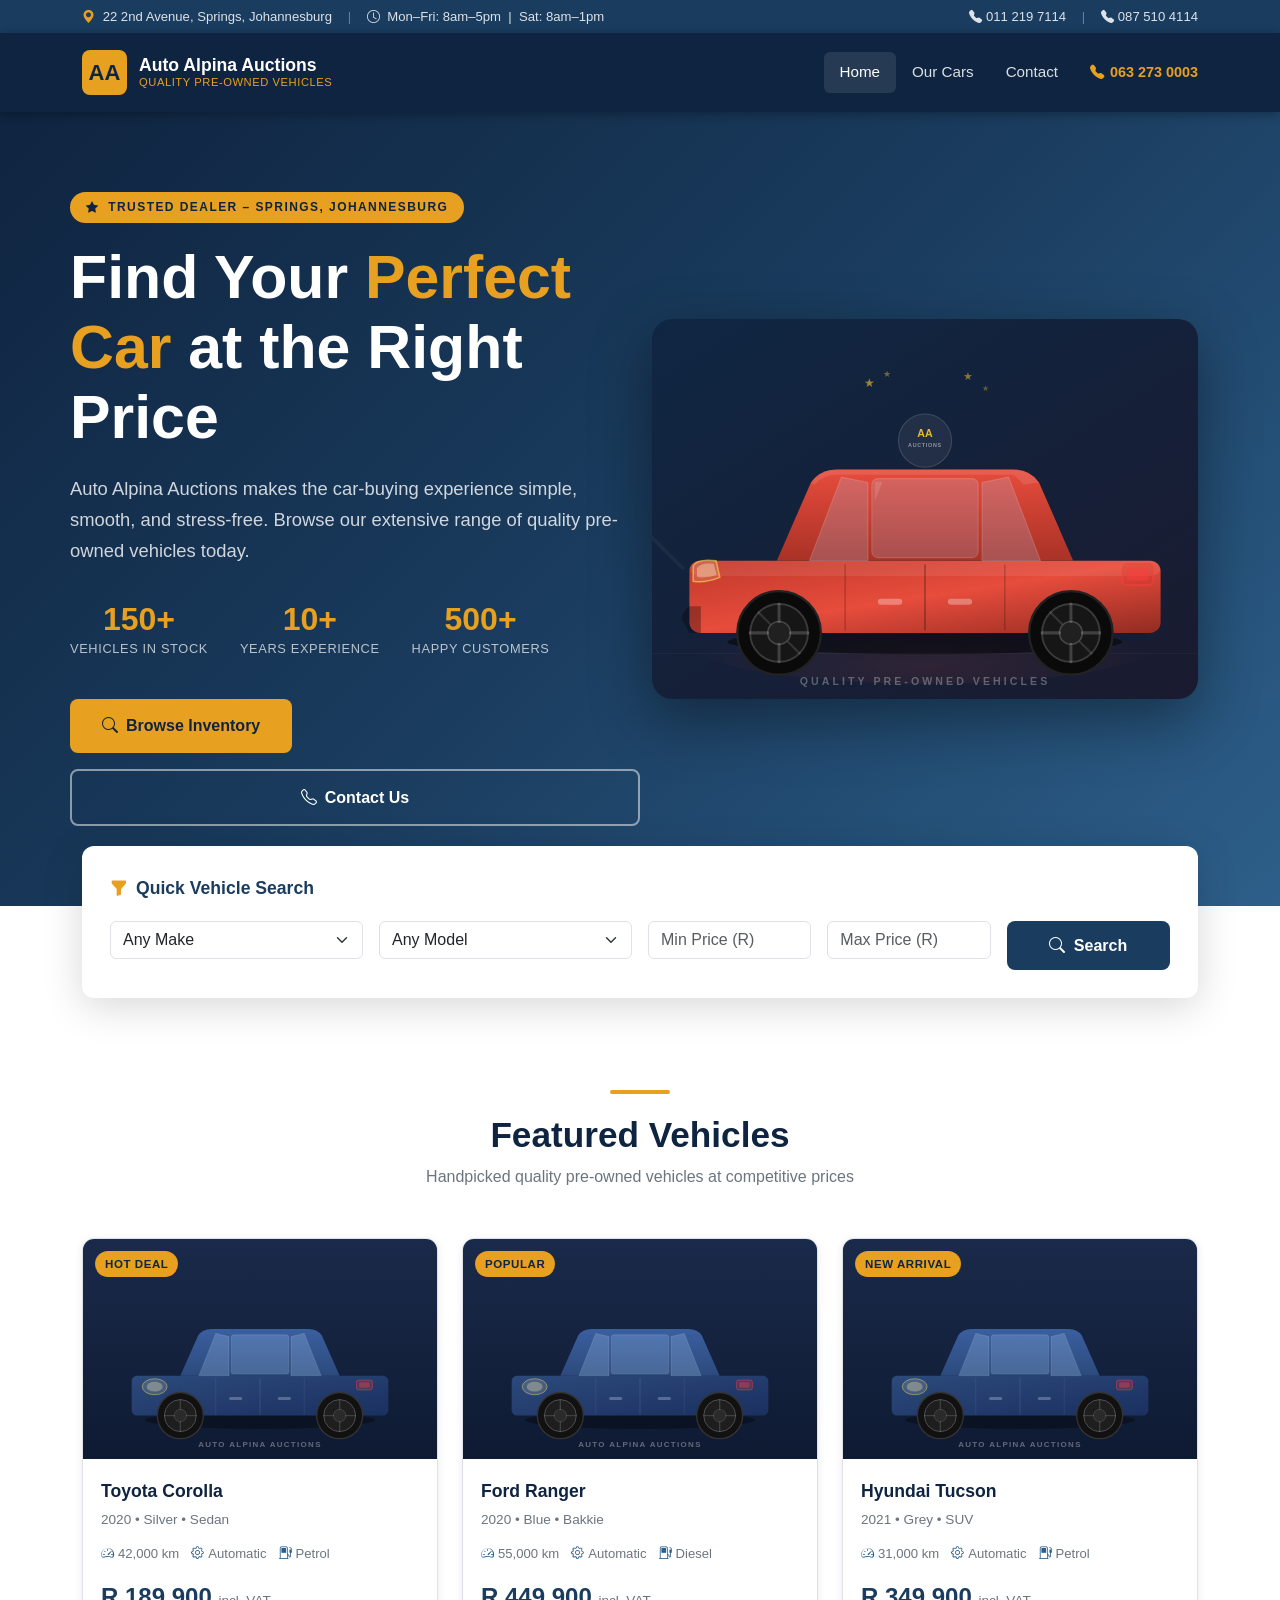
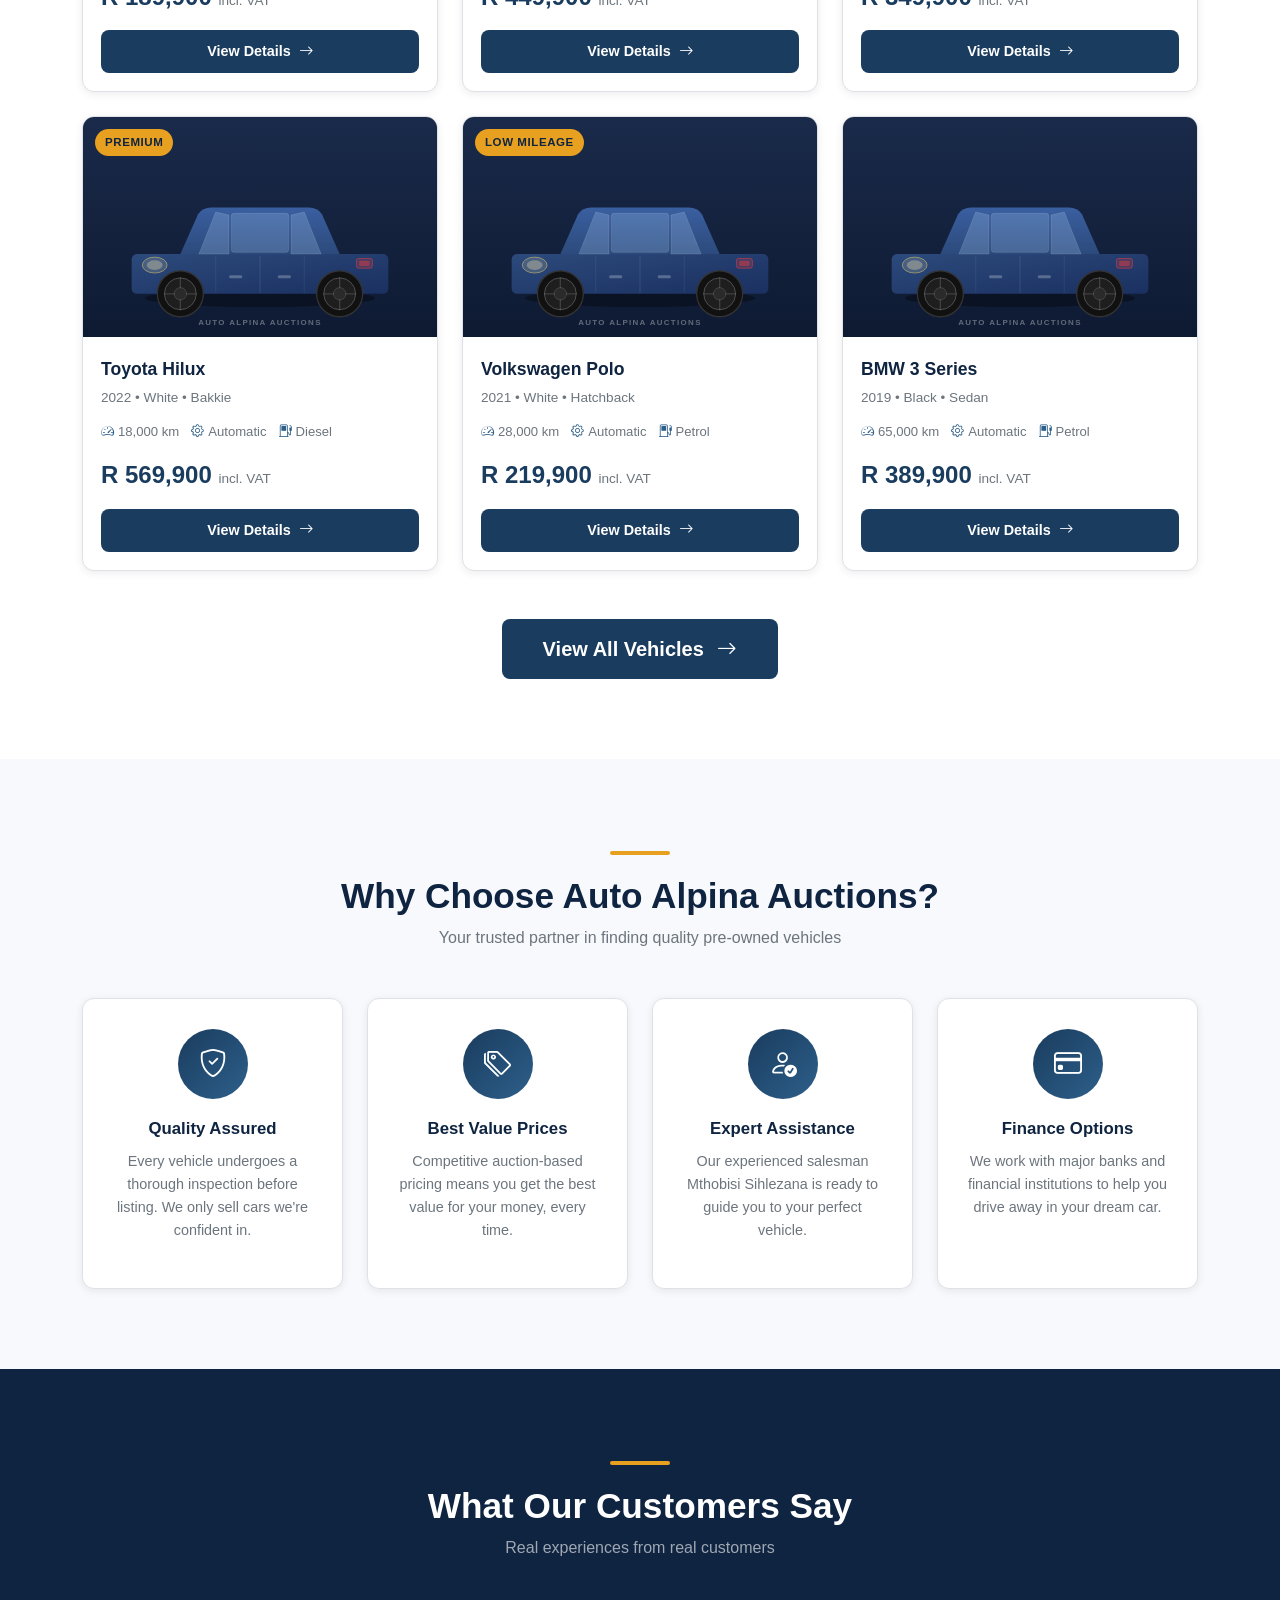
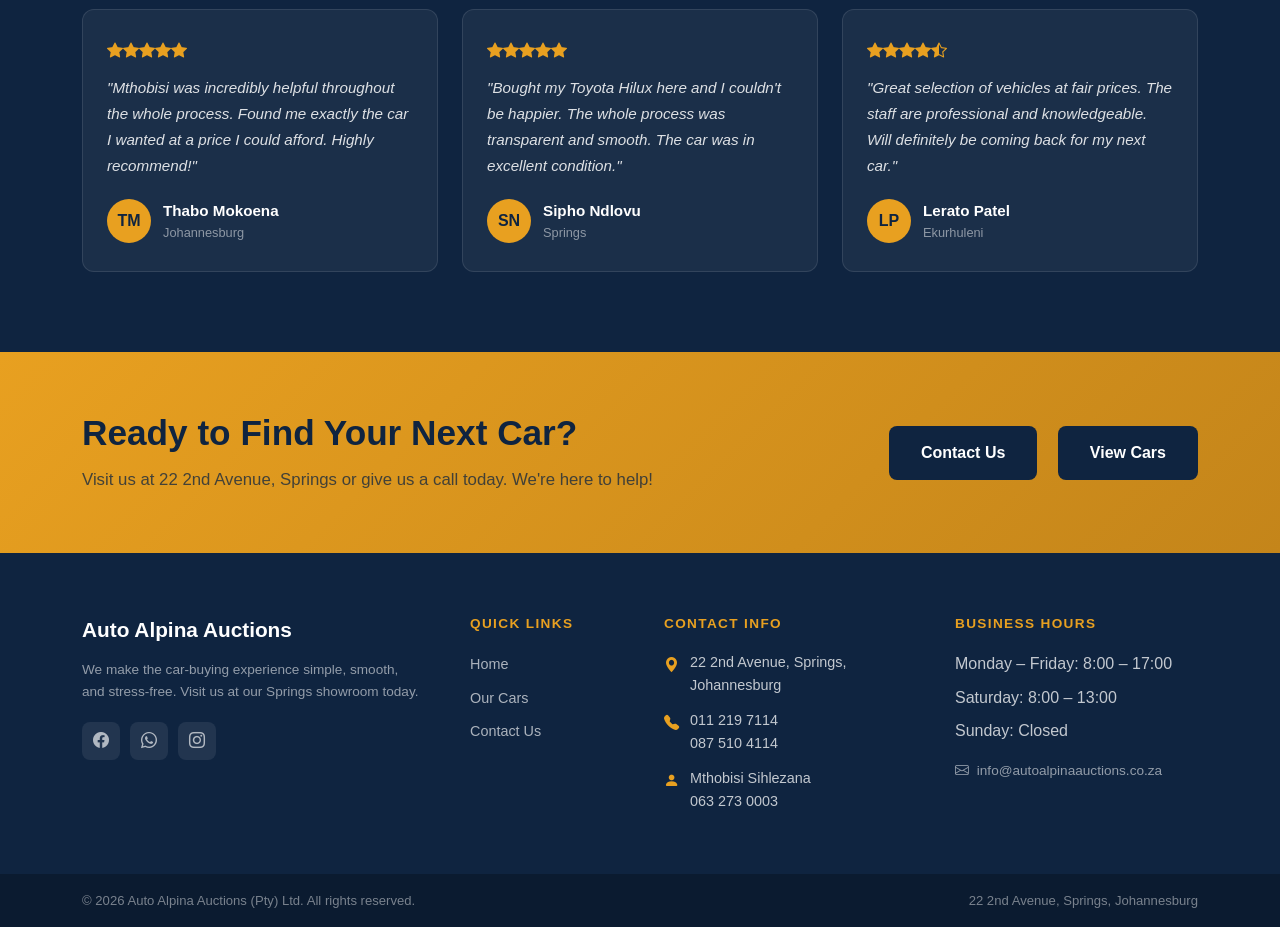
<file: index.html>
<!DOCTYPE html>
<html lang="en">
<head>
  <meta charset="UTF-8" />
  <meta name="viewport" content="width=device-width, initial-scale=1.0" />
  <meta name="description" content="Auto Alpina Auctions – Quality used cars in Springs, Johannesburg. Browse our inventory of pre-owned vehicles at great prices." />
  <title>Auto Alpina Auctions | Quality Used Cars – Springs, Johannesburg</title>
  <link rel="stylesheet" href="css/bootstrap.min.css" />
  <link rel="stylesheet" href="css/bootstrap-icons.min.css" />
  <link rel="stylesheet" href="css/style.css" />
</head>
<body>

  <!-- Top Bar -->
  <div class="top-bar">
    <div class="container d-flex justify-content-between align-items-center flex-wrap gap-2">
      <div>
        <i class="bi bi-geo-alt-fill me-1 text-accent"></i>
        22 2nd Avenue, Springs, Johannesburg
        <span class="separator">|</span>
        <i class="bi bi-clock me-1"></i> Mon–Fri: 8am–5pm &nbsp;|&nbsp; Sat: 8am–1pm
      </div>
      <div>
        <a href="tel:0112197114"><i class="bi bi-telephone-fill me-1"></i>011 219 7114</a>
        <span class="separator">|</span>
        <a href="tel:0875104114"><i class="bi bi-telephone-fill me-1"></i>087 510 4114</a>
      </div>
    </div>
  </div>

  <!-- Navbar -->
  <nav class="navbar navbar-expand-lg">
    <div class="container">
      <a class="navbar-brand" href="index.html">
        <div class="navbar-logo">AA</div>
        <div class="navbar-brand-text">
          <span class="navbar-brand-name">Auto Alpina Auctions</span>
          <span class="navbar-brand-tagline">Quality Pre-Owned Vehicles</span>
        </div>
      </a>
      <button class="navbar-toggler" type="button" data-bs-toggle="collapse" data-bs-target="#mainNav" aria-controls="mainNav" aria-expanded="false" aria-label="Toggle navigation">
        <span class="navbar-toggler-icon"></span>
      </button>
      <div class="collapse navbar-collapse" id="mainNav">
        <ul class="navbar-nav ms-auto me-3">
          <li class="nav-item"><a class="nav-link active" href="index.html">Home</a></li>
          <li class="nav-item"><a class="nav-link" href="inventory.html">Our Cars</a></li>
          <li class="nav-item"><a class="nav-link" href="contact.html">Contact</a></li>
        </ul>
        <a href="tel:0632730003" class="navbar-phone">
          <i class="bi bi-telephone-fill"></i> 063 273 0003
        </a>
      </div>
    </div>
  </nav>

  <!-- Hero Section -->
  <section class="hero">
    <div class="container">
      <div class="row align-items-center">
        <div class="col-lg-6 hero-content">
          <div class="hero-badge">
            <i class="bi bi-star-fill me-1"></i> Trusted Dealer – Springs, Johannesburg
          </div>
          <h1>Find Your <span>Perfect Car</span> at the Right Price</h1>
          <p class="hero-subtitle">
            Auto Alpina Auctions makes the car-buying experience simple, smooth, and stress-free.
            Browse our extensive range of quality pre-owned vehicles today.
          </p>
          <div class="hero-stats">
            <div class="hero-stat">
              <span class="hero-stat-number count-anim" data-count="150" data-suffix="+">150+</span>
              <span class="hero-stat-label">Vehicles in Stock</span>
            </div>
            <div class="hero-stat">
              <span class="hero-stat-number count-anim" data-count="10" data-suffix="+">10+</span>
              <span class="hero-stat-label">Years Experience</span>
            </div>
            <div class="hero-stat">
              <span class="hero-stat-number count-anim" data-count="500" data-suffix="+">500+</span>
              <span class="hero-stat-label">Happy Customers</span>
            </div>
          </div>
          <div class="d-flex gap-3 flex-wrap">
            <a href="inventory.html" class="btn-cta-white" style="background:var(--accent);color:var(--primary-dark);padding:14px 32px;border-radius:8px;font-weight:700;font-size:1rem;">
              <i class="bi bi-search me-2"></i>Browse Inventory
            </a>
            <a href="contact.html" class="btn-call-dealer" style="border:2px solid rgba(255,255,255,0.5);color:#fff;padding:14px 28px;border-radius:8px;font-weight:700;font-size:1rem;background:transparent;">
              <i class="bi bi-telephone me-2"></i>Contact Us
            </a>
          </div>
        </div>
        <div class="col-lg-6 hero-image-col mt-5 mt-lg-0">
          <img
            src="images/hero-car.svg"
            alt="Premium used car at Auto Alpina Auctions"
            class="hero-car-img"
            loading="eager"
          />
        </div>
      </div>
    </div>
  </section>

  <!-- Quick Search Box -->
  <div class="container">
    <div class="search-box">
      <div class="search-box-title">
        <i class="bi bi-funnel-fill"></i> Quick Vehicle Search
      </div>
      <form action="inventory.html" method="GET" id="quickSearchForm">
        <div class="row g-3">
          <div class="col-md-3 col-sm-6">
            <select name="make" class="form-select" id="qsMake">
              <option value="">Any Make</option>
            </select>
          </div>
          <div class="col-md-3 col-sm-6">
            <select name="model" class="form-select" id="qsModel">
              <option value="">Any Model</option>
            </select>
          </div>
          <div class="col-md-2 col-sm-6">
            <input type="number" name="minPrice" class="form-control" placeholder="Min Price (R)" />
          </div>
          <div class="col-md-2 col-sm-6">
            <input type="number" name="maxPrice" class="form-control" placeholder="Max Price (R)" />
          </div>
          <div class="col-md-2">
            <button type="submit" class="btn-search-main">
              <i class="bi bi-search me-1"></i> Search
            </button>
          </div>
        </div>
      </form>
    </div>
  </div>

  <!-- Featured Vehicles -->
  <section class="section-pad">
    <div class="container">
      <div class="text-center mb-5">
        <div class="section-divider mx-auto"></div>
        <h2 class="section-title">Featured Vehicles</h2>
        <p class="section-subtitle">Handpicked quality pre-owned vehicles at competitive prices</p>
      </div>
      <div class="row g-4" id="featuredGrid">
        <!-- Populated by JS -->
      </div>
      <div class="text-center mt-5">
        <a href="inventory.html" class="btn btn-lg" style="background:var(--primary);color:#fff;padding:14px 40px;border-radius:8px;font-weight:700;">
          View All Vehicles <i class="bi bi-arrow-right ms-2"></i>
        </a>
      </div>
    </div>
  </section>

  <!-- Why Choose Us -->
  <section class="section-pad why-us">
    <div class="container">
      <div class="text-center mb-5">
        <div class="section-divider mx-auto"></div>
        <h2 class="section-title">Why Choose Auto Alpina Auctions?</h2>
        <p class="section-subtitle">Your trusted partner in finding quality pre-owned vehicles</p>
      </div>
      <div class="row g-4">
        <div class="col-md-6 col-lg-3">
          <div class="feature-card">
            <div class="feature-icon"><i class="bi bi-shield-check"></i></div>
            <h3 class="feature-title">Quality Assured</h3>
            <p class="feature-text">Every vehicle undergoes a thorough inspection before listing. We only sell cars we're confident in.</p>
          </div>
        </div>
        <div class="col-md-6 col-lg-3">
          <div class="feature-card">
            <div class="feature-icon"><i class="bi bi-tags"></i></div>
            <h3 class="feature-title">Best Value Prices</h3>
            <p class="feature-text">Competitive auction-based pricing means you get the best value for your money, every time.</p>
          </div>
        </div>
        <div class="col-md-6 col-lg-3">
          <div class="feature-card">
            <div class="feature-icon"><i class="bi bi-person-check"></i></div>
            <h3 class="feature-title">Expert Assistance</h3>
            <p class="feature-text">Our experienced salesman Mthobisi Sihlezana is ready to guide you to your perfect vehicle.</p>
          </div>
        </div>
        <div class="col-md-6 col-lg-3">
          <div class="feature-card">
            <div class="feature-icon"><i class="bi bi-credit-card"></i></div>
            <h3 class="feature-title">Finance Options</h3>
            <p class="feature-text">We work with major banks and financial institutions to help you drive away in your dream car.</p>
          </div>
        </div>
      </div>
    </div>
  </section>

  <!-- Testimonials -->
  <section class="section-pad testimonials">
    <div class="container">
      <div class="text-center mb-5">
        <div class="section-divider mx-auto"></div>
        <h2 class="section-title" style="color:#fff;">What Our Customers Say</h2>
        <p class="section-subtitle" style="color:rgba(255,255,255,0.6);">Real experiences from real customers</p>
      </div>
      <div class="row g-4">
        <div class="col-md-4">
          <div class="testimonial-card">
            <div class="testimonial-stars">
              <i class="bi bi-star-fill"></i><i class="bi bi-star-fill"></i><i class="bi bi-star-fill"></i><i class="bi bi-star-fill"></i><i class="bi bi-star-fill"></i>
            </div>
            <p class="testimonial-text">"Mthobisi was incredibly helpful throughout the whole process. Found me exactly the car I wanted at a price I could afford. Highly recommend!"</p>
            <div class="testimonial-author">
              <div class="testimonial-avatar">TM</div>
              <div>
                <div class="testimonial-name">Thabo Mokoena</div>
                <div class="testimonial-location">Johannesburg</div>
              </div>
            </div>
          </div>
        </div>
        <div class="col-md-4">
          <div class="testimonial-card">
            <div class="testimonial-stars">
              <i class="bi bi-star-fill"></i><i class="bi bi-star-fill"></i><i class="bi bi-star-fill"></i><i class="bi bi-star-fill"></i><i class="bi bi-star-fill"></i>
            </div>
            <p class="testimonial-text">"Bought my Toyota Hilux here and I couldn't be happier. The whole process was transparent and smooth. The car was in excellent condition."</p>
            <div class="testimonial-author">
              <div class="testimonial-avatar">SN</div>
              <div>
                <div class="testimonial-name">Sipho Ndlovu</div>
                <div class="testimonial-location">Springs</div>
              </div>
            </div>
          </div>
        </div>
        <div class="col-md-4">
          <div class="testimonial-card">
            <div class="testimonial-stars">
              <i class="bi bi-star-fill"></i><i class="bi bi-star-fill"></i><i class="bi bi-star-fill"></i><i class="bi bi-star-fill"></i><i class="bi bi-star-half"></i>
            </div>
            <p class="testimonial-text">"Great selection of vehicles at fair prices. The staff are professional and knowledgeable. Will definitely be coming back for my next car."</p>
            <div class="testimonial-author">
              <div class="testimonial-avatar">LP</div>
              <div>
                <div class="testimonial-name">Lerato Patel</div>
                <div class="testimonial-location">Ekurhuleni</div>
              </div>
            </div>
          </div>
        </div>
      </div>
    </div>
  </section>

  <!-- CTA Banner -->
  <section class="cta-banner">
    <div class="container">
      <div class="row align-items-center">
        <div class="col-lg-8">
          <h2>Ready to Find Your Next Car?</h2>
          <p>Visit us at 22 2nd Avenue, Springs or give us a call today. We're here to help!</p>
        </div>
        <div class="col-lg-4 text-lg-end mt-4 mt-lg-0">
          <a href="contact.html" class="btn-cta-white me-3">Contact Us</a>
          <a href="inventory.html" class="btn-cta-white">View Cars</a>
        </div>
      </div>
    </div>
  </section>

  <!-- Footer -->
  <footer>
    <div class="container">
      <div class="row g-5">
        <div class="col-lg-4">
          <div class="footer-logo-text">Auto Alpina Auctions</div>
          <p class="footer-tagline">We make the car-buying experience simple, smooth, and stress-free. Visit us at our Springs showroom today.</p>
          <div class="footer-social">
            <a href="#" aria-label="Facebook"><i class="bi bi-facebook"></i></a>
            <a href="#" aria-label="WhatsApp"><i class="bi bi-whatsapp"></i></a>
            <a href="#" aria-label="Instagram"><i class="bi bi-instagram"></i></a>
          </div>
        </div>
        <div class="col-lg-2 col-md-4">
          <div class="footer-heading">Quick Links</div>
          <ul class="footer-links">
            <li><a href="index.html">Home</a></li>
            <li><a href="inventory.html">Our Cars</a></li>
            <li><a href="contact.html">Contact Us</a></li>
          </ul>
        </div>
        <div class="col-lg-3 col-md-4">
          <div class="footer-heading">Contact Info</div>
          <div class="footer-contact-item">
            <i class="bi bi-geo-alt-fill"></i>
            <span>22 2nd Avenue, Springs, Johannesburg</span>
          </div>
          <div class="footer-contact-item">
            <i class="bi bi-telephone-fill"></i>
            <div>
              <a href="tel:0112197114" style="color:rgba(255,255,255,0.75);">011 219 7114</a><br/>
              <a href="tel:0875104114" style="color:rgba(255,255,255,0.75);">087 510 4114</a>
            </div>
          </div>
          <div class="footer-contact-item">
            <i class="bi bi-person-fill"></i>
            <div>
              <div style="color:rgba(255,255,255,0.75);">Mthobisi Sihlezana</div>
              <a href="tel:0632730003" style="color:rgba(255,255,255,0.75);">063 273 0003</a>
            </div>
          </div>
        </div>
        <div class="col-lg-3 col-md-4">
          <div class="footer-heading">Business Hours</div>
          <ul class="footer-links">
            <li>Monday – Friday: 8:00 – 17:00</li>
            <li>Saturday: 8:00 – 13:00</li>
            <li>Sunday: Closed</li>
          </ul>
          <div class="mt-3" style="color:rgba(255,255,255,0.55);font-size:0.85rem;">
            <i class="bi bi-envelope me-1"></i> info@autoalpinaauctions.co.za
          </div>
        </div>
      </div>
    </div>
    <div class="footer-bottom mt-5">
      <div class="container d-flex justify-content-between align-items-center flex-wrap gap-2">
        <p>&copy; <span id="footerYear"></span> Auto Alpina Auctions (Pty) Ltd. All rights reserved.</p>
        <p>22 2nd Avenue, Springs, Johannesburg</p>
      </div>
    </div>
  </footer>

  <script src="js/bootstrap.bundle.min.js"></script>
  <script src="js/inventory-data.js"></script>
  <script src="js/main.js"></script>
  <script>
    // Footer year
    document.getElementById('footerYear').textContent = new Date().getFullYear();

    // Populate quick search make dropdown
    const qsMake = document.getElementById('qsMake');
    getUniqueMakes().forEach(make => {
      const opt = document.createElement('option');
      opt.value = make;
      opt.textContent = make;
      qsMake.appendChild(opt);
    });

    // Update model dropdown when make changes
    qsMake.addEventListener('change', function () {
      const qsModel = document.getElementById('qsModel');
      qsModel.innerHTML = '<option value="">Any Model</option>';
      if (this.value) {
        getModelsByMake(this.value).forEach(model => {
          const opt = document.createElement('option');
          opt.value = model;
          opt.textContent = model;
          qsModel.appendChild(opt);
        });
      }
    });

    // Featured vehicles (first 6, varied selection)
    const featuredIds = [1, 4, 5, 7, 2, 3];
    const featuredVehicles = featuredIds.map(id => getVehicleById(id)).filter(Boolean);
    const featuredGrid = document.getElementById('featuredGrid');

    featuredVehicles.forEach(v => {
      const col = document.createElement('div');
      col.className = 'col-lg-4 col-md-6';
      col.innerHTML = `
        <div class="vehicle-card">
          <div class="vehicle-card-img-wrapper">
            <img src="${v.images[0]}" alt="${v.year} ${v.make} ${v.model}" class="vehicle-card-img" loading="lazy" />
            ${v.badge ? `<div class="vehicle-badge">${v.badge}</div>` : ''}
          </div>
          <div class="vehicle-card-body">
            <div class="vehicle-card-title">${v.make} ${v.model}</div>
            <div class="vehicle-card-year">${v.year} &bull; ${v.color} &bull; ${v.bodyType}</div>
            <div class="vehicle-card-specs">
              <span class="vehicle-spec-item"><i class="bi bi-speedometer2"></i> ${v.mileage.toLocaleString()} km</span>
              <span class="vehicle-spec-item"><i class="bi bi-gear"></i> ${v.transmission}</span>
              <span class="vehicle-spec-item"><i class="bi bi-fuel-pump"></i> ${v.fuelType}</span>
            </div>
            <div class="vehicle-card-price">${formatPrice(v.price)} <span>incl. VAT</span></div>
            <a href="vehicle-detail.html?id=${v.id}" class="btn-view-car">
              View Details <i class="bi bi-arrow-right ms-1"></i>
            </a>
          </div>
        </div>`;
      featuredGrid.appendChild(col);
    });
  </script>
</body>
</html>
</file>
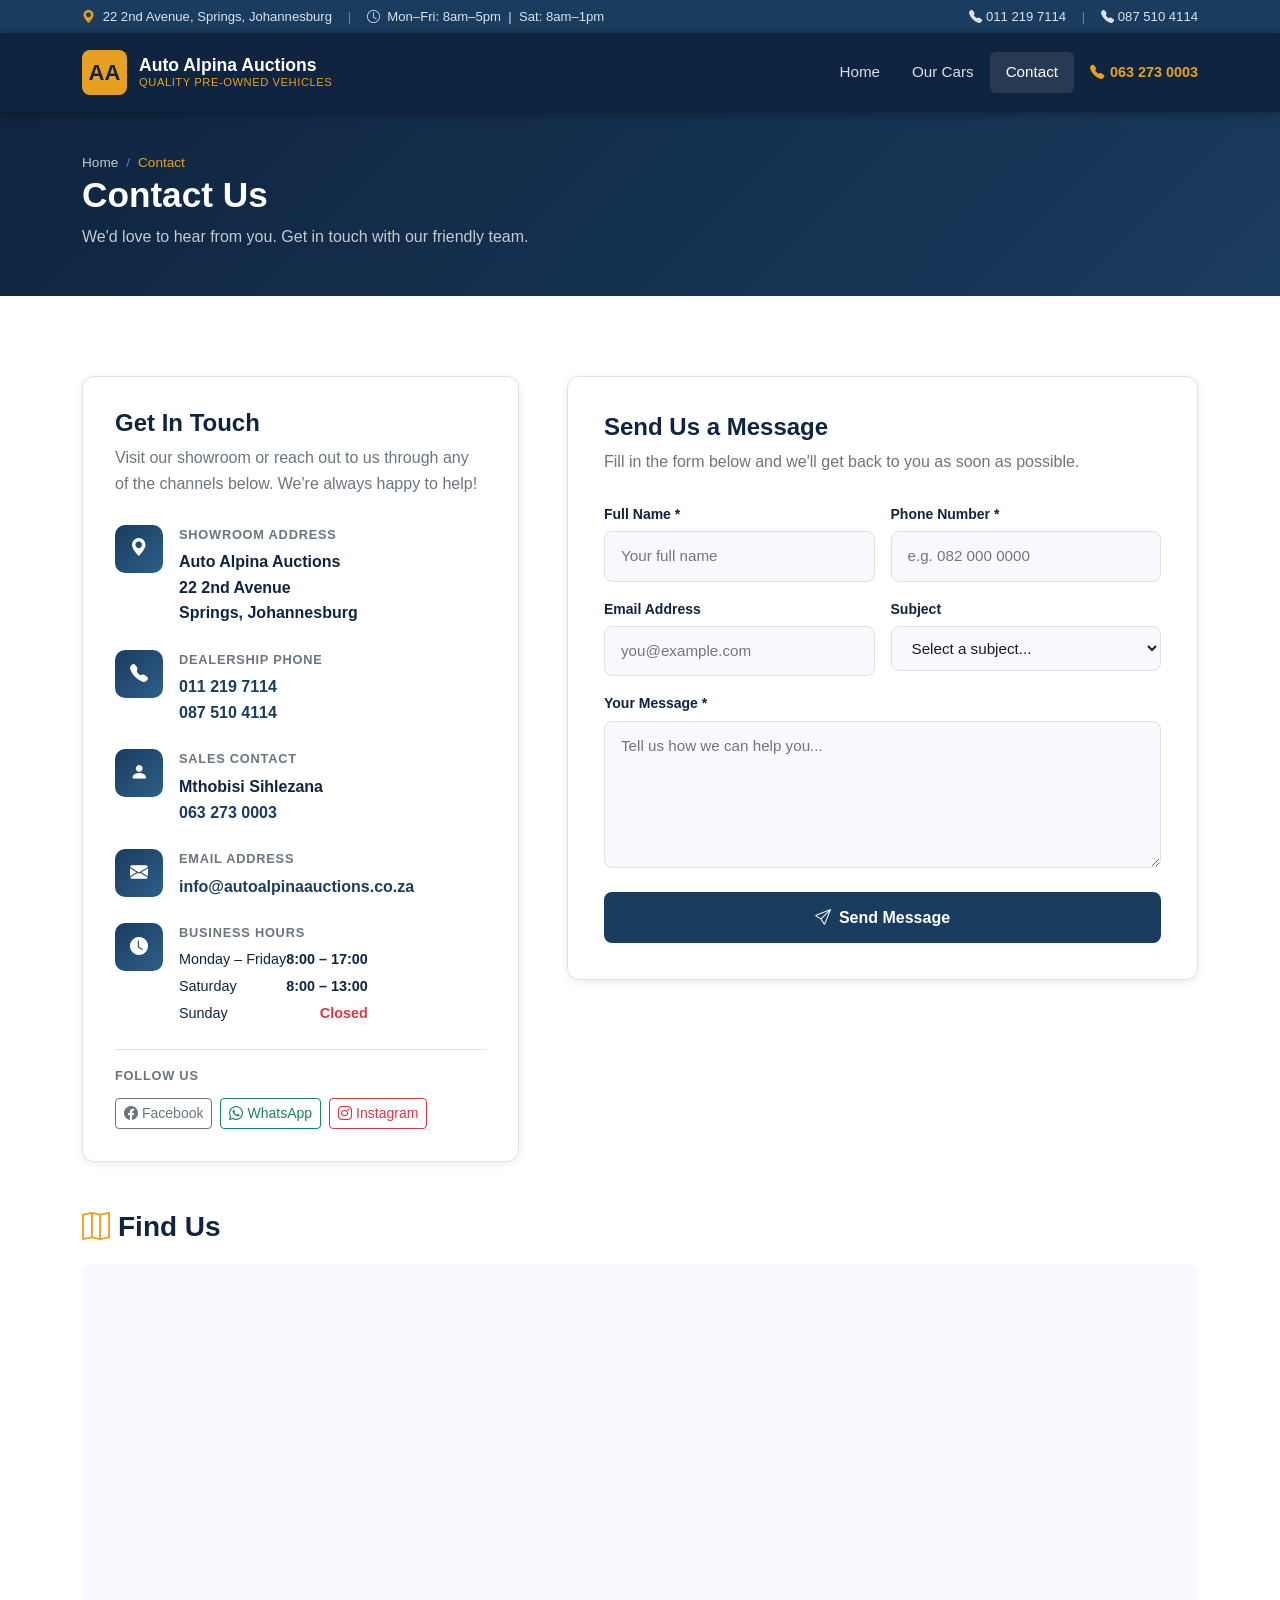
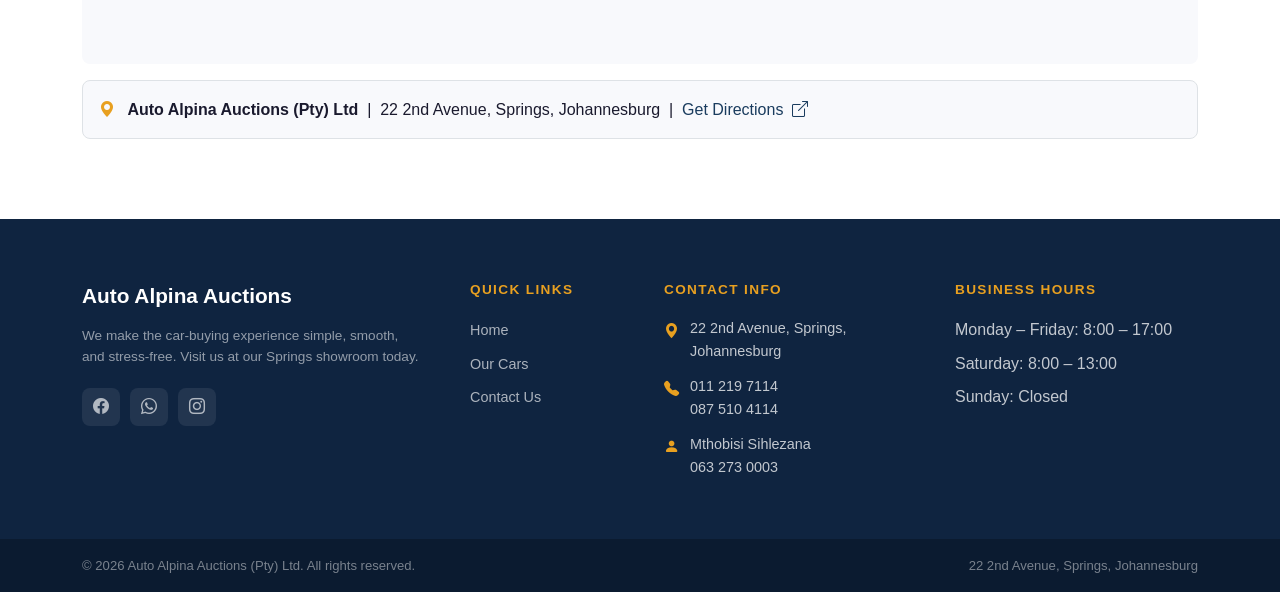
<file: contact.html>
<!DOCTYPE html>
<html lang="en">
<head>
  <meta charset="UTF-8" />
  <meta name="viewport" content="width=device-width, initial-scale=1.0" />
  <meta name="description" content="Contact Auto Alpina Auctions in Springs, Johannesburg. Speak to our team or visit our showroom at 22 2nd Avenue, Springs." />
  <title>Contact Us | Auto Alpina Auctions – Springs, Johannesburg</title>
  <link rel="stylesheet" href="css/bootstrap.min.css" />
  <link rel="stylesheet" href="css/bootstrap-icons.min.css" />
  <link rel="stylesheet" href="css/style.css" />
</head>
<body>

  <!-- Top Bar -->
  <div class="top-bar">
    <div class="container d-flex justify-content-between align-items-center flex-wrap gap-2">
      <div>
        <i class="bi bi-geo-alt-fill me-1 text-accent"></i>
        22 2nd Avenue, Springs, Johannesburg
        <span class="separator">|</span>
        <i class="bi bi-clock me-1"></i> Mon–Fri: 8am–5pm &nbsp;|&nbsp; Sat: 8am–1pm
      </div>
      <div>
        <a href="tel:0112197114"><i class="bi bi-telephone-fill me-1"></i>011 219 7114</a>
        <span class="separator">|</span>
        <a href="tel:0875104114"><i class="bi bi-telephone-fill me-1"></i>087 510 4114</a>
      </div>
    </div>
  </div>

  <!-- Navbar -->
  <nav class="navbar navbar-expand-lg">
    <div class="container">
      <a class="navbar-brand" href="index.html">
        <div class="navbar-logo">AA</div>
        <div class="navbar-brand-text">
          <span class="navbar-brand-name">Auto Alpina Auctions</span>
          <span class="navbar-brand-tagline">Quality Pre-Owned Vehicles</span>
        </div>
      </a>
      <button class="navbar-toggler" type="button" data-bs-toggle="collapse" data-bs-target="#mainNav" aria-controls="mainNav" aria-expanded="false" aria-label="Toggle navigation">
        <span class="navbar-toggler-icon"></span>
      </button>
      <div class="collapse navbar-collapse" id="mainNav">
        <ul class="navbar-nav ms-auto me-3">
          <li class="nav-item"><a class="nav-link" href="index.html">Home</a></li>
          <li class="nav-item"><a class="nav-link" href="inventory.html">Our Cars</a></li>
          <li class="nav-item"><a class="nav-link active" href="contact.html">Contact</a></li>
        </ul>
        <a href="tel:0632730003" class="navbar-phone">
          <i class="bi bi-telephone-fill"></i> 063 273 0003
        </a>
      </div>
    </div>
  </nav>

  <!-- Page Header -->
  <div class="page-header">
    <div class="container">
      <nav aria-label="breadcrumb">
        <ol class="breadcrumb">
          <li class="breadcrumb-item"><a href="index.html">Home</a></li>
          <li class="breadcrumb-item active">Contact</li>
        </ol>
      </nav>
      <h1>Contact Us</h1>
      <p>We'd love to hear from you. Get in touch with our friendly team.</p>
    </div>
  </div>

  <!-- Contact Section -->
  <section class="section-pad">
    <div class="container">
      <div class="row g-5">

        <!-- Contact Info -->
        <div class="col-lg-5">
          <div class="contact-info-card">
            <h2 style="font-size:1.5rem;font-weight:800;color:var(--primary-dark);margin-bottom:8px;">Get In Touch</h2>
            <p style="color:var(--text-muted);margin-bottom:28px;">Visit our showroom or reach out to us through any of the channels below. We're always happy to help!</p>

            <!-- Showroom Address -->
            <div class="contact-info-item">
              <div class="contact-icon"><i class="bi bi-geo-alt-fill"></i></div>
              <div>
                <div class="contact-info-label">Showroom Address</div>
                <div class="contact-info-value">
                  Auto Alpina Auctions<br />
                  22 2nd Avenue<br />
                  Springs, Johannesburg
                </div>
              </div>
            </div>

            <!-- Main Phones -->
            <div class="contact-info-item">
              <div class="contact-icon"><i class="bi bi-telephone-fill"></i></div>
              <div>
                <div class="contact-info-label">Dealership Phone</div>
                <div class="contact-info-value">
                  <a href="tel:0112197114">011 219 7114</a><br />
                  <a href="tel:0875104114">087 510 4114</a>
                </div>
              </div>
            </div>

            <!-- Salesman -->
            <div class="contact-info-item">
              <div class="contact-icon"><i class="bi bi-person-fill"></i></div>
              <div>
                <div class="contact-info-label">Sales Contact</div>
                <div class="contact-info-value">
                  <strong>Mthobisi Sihlezana</strong><br />
                  <a href="tel:0632730003">063 273 0003</a>
                </div>
              </div>
            </div>

            <!-- Email -->
            <div class="contact-info-item">
              <div class="contact-icon"><i class="bi bi-envelope-fill"></i></div>
              <div>
                <div class="contact-info-label">Email Address</div>
                <div class="contact-info-value">
                  <a href="mailto:info@autoalpinaauctions.co.za">info@autoalpinaauctions.co.za</a>
                </div>
              </div>
            </div>

            <!-- Business Hours -->
            <div class="contact-info-item">
              <div class="contact-icon"><i class="bi bi-clock-fill"></i></div>
              <div>
                <div class="contact-info-label">Business Hours</div>
                <div class="contact-info-value" style="font-size:0.9rem;font-weight:400;">
                  <div class="d-flex justify-content-between" style="max-width:240px;">
                    <span>Monday – Friday</span>
                    <span style="font-weight:700;">8:00 – 17:00</span>
                  </div>
                  <div class="d-flex justify-content-between mt-1" style="max-width:240px;">
                    <span>Saturday</span>
                    <span style="font-weight:700;">8:00 – 13:00</span>
                  </div>
                  <div class="d-flex justify-content-between mt-1" style="max-width:240px;">
                    <span>Sunday</span>
                    <span style="font-weight:700;color:#dc3545;">Closed</span>
                  </div>
                </div>
              </div>
            </div>

            <!-- Social links -->
            <div class="mt-4 pt-3 border-top">
              <div style="font-size:0.8rem;font-weight:700;color:var(--text-muted);text-transform:uppercase;letter-spacing:0.06em;margin-bottom:12px;">Follow Us</div>
              <div class="d-flex gap-2">
                <a href="#" class="btn btn-outline-secondary btn-sm" aria-label="Facebook">
                  <i class="bi bi-facebook me-1"></i>Facebook
                </a>
                <a href="#" class="btn btn-outline-success btn-sm" aria-label="WhatsApp">
                  <i class="bi bi-whatsapp me-1"></i>WhatsApp
                </a>
                <a href="#" class="btn btn-outline-danger btn-sm" aria-label="Instagram">
                  <i class="bi bi-instagram me-1"></i>Instagram
                </a>
              </div>
            </div>
          </div>
        </div>

        <!-- Contact Form -->
        <div class="col-lg-7">
          <div class="contact-form-card">
            <h2 style="font-size:1.5rem;font-weight:800;color:var(--primary-dark);margin-bottom:8px;">Send Us a Message</h2>
            <p style="color:var(--text-muted);margin-bottom:28px;">Fill in the form below and we'll get back to you as soon as possible.</p>

            <div class="alert-success-custom" id="formSuccess">
              <i class="bi bi-check-circle-fill me-2"></i>
              Thank you for your message! We'll be in touch within 24 hours.
            </div>

            <form id="contactForm" novalidate>
              <div class="row g-3">
                <div class="col-md-6">
                  <label class="form-label-custom" for="contactName">Full Name *</label>
                  <input type="text" class="form-control-custom" id="contactName" name="name" required placeholder="Your full name" />
                </div>
                <div class="col-md-6">
                  <label class="form-label-custom" for="contactPhone">Phone Number *</label>
                  <input type="tel" class="form-control-custom" id="contactPhone" name="phone" required placeholder="e.g. 082 000 0000" />
                </div>
                <div class="col-md-6">
                  <label class="form-label-custom" for="contactEmail">Email Address</label>
                  <input type="email" class="form-control-custom" id="contactEmail" name="email" placeholder="you@example.com" />
                </div>
                <div class="col-md-6">
                  <label class="form-label-custom" for="contactSubject">Subject</label>
                  <select class="form-control-custom" id="contactSubject" name="subject">
                    <option value="">Select a subject...</option>
                    <option value="vehicle-enquiry">Vehicle Enquiry</option>
                    <option value="test-drive">Book a Test Drive</option>
                    <option value="finance">Finance Enquiry</option>
                    <option value="trade-in">Trade-In Valuation</option>
                    <option value="other">Other</option>
                  </select>
                </div>
                <div class="col-12">
                  <label class="form-label-custom" for="contactMessage">Your Message *</label>
                  <textarea class="form-control-custom" id="contactMessage" name="message" rows="5" required placeholder="Tell us how we can help you..."></textarea>
                </div>
                <div class="col-12">
                  <button type="submit" class="btn-submit">
                    <i class="bi bi-send me-2"></i>Send Message
                  </button>
                </div>
              </div>
            </form>
          </div>
        </div>

      </div>

      <!-- Map Section -->
      <div class="mt-5">
        <h3 style="font-weight:800;color:var(--primary-dark);margin-bottom:20px;">
          <i class="bi bi-map me-2 text-accent"></i>Find Us
        </h3>
        <div class="map-section rounded-3 overflow-hidden" style="height:400px;">
          <iframe
            src="https://www.google.com/maps/embed?pb=!1m18!1m12!1m3!1d3583.3246370497543!2d28.437!3d-26.253!2m3!1f0!2f0!3f0!3m2!1i1024!2i768!4f13.1!3m3!1m2!1s0x1e9515c5c3c3c3c3%3A0x0!2s22%202nd%20Ave%2C%20Springs%2C%201560!5e0!3m2!1sen!2sza!4v1700000000000!5m2!1sen!2sza"
            width="100%"
            height="400"
            style="border:0;"
            allowfullscreen=""
            loading="lazy"
            referrerpolicy="no-referrer-when-downgrade"
            title="Auto Alpina Auctions Location – 22 2nd Avenue, Springs"
          ></iframe>
        </div>
        <div class="mt-3 p-3 rounded-3" style="background:var(--bg-light);border:1px solid var(--border-color);">
          <div class="d-flex align-items-center gap-3 flex-wrap">
            <div>
              <i class="bi bi-geo-alt-fill text-accent me-2"></i>
              <strong>Auto Alpina Auctions (Pty) Ltd</strong> &nbsp;|&nbsp;
              22 2nd Avenue, Springs, Johannesburg &nbsp;|&nbsp;
              <a href="https://maps.google.com/?q=22+2nd+Avenue+Springs+Johannesburg" target="_blank" rel="noopener noreferrer" style="color:var(--primary);">
                Get Directions <i class="bi bi-box-arrow-up-right ms-1"></i>
              </a>
            </div>
          </div>
        </div>
      </div>

    </div>
  </section>

  <!-- Footer -->
  <footer>
    <div class="container">
      <div class="row g-5">
        <div class="col-lg-4">
          <div class="footer-logo-text">Auto Alpina Auctions</div>
          <p class="footer-tagline">We make the car-buying experience simple, smooth, and stress-free. Visit us at our Springs showroom today.</p>
          <div class="footer-social">
            <a href="#" aria-label="Facebook"><i class="bi bi-facebook"></i></a>
            <a href="#" aria-label="WhatsApp"><i class="bi bi-whatsapp"></i></a>
            <a href="#" aria-label="Instagram"><i class="bi bi-instagram"></i></a>
          </div>
        </div>
        <div class="col-lg-2 col-md-4">
          <div class="footer-heading">Quick Links</div>
          <ul class="footer-links">
            <li><a href="index.html">Home</a></li>
            <li><a href="inventory.html">Our Cars</a></li>
            <li><a href="contact.html">Contact Us</a></li>
          </ul>
        </div>
        <div class="col-lg-3 col-md-4">
          <div class="footer-heading">Contact Info</div>
          <div class="footer-contact-item">
            <i class="bi bi-geo-alt-fill"></i>
            <span>22 2nd Avenue, Springs, Johannesburg</span>
          </div>
          <div class="footer-contact-item">
            <i class="bi bi-telephone-fill"></i>
            <div>
              <a href="tel:0112197114" style="color:rgba(255,255,255,0.75);">011 219 7114</a><br/>
              <a href="tel:0875104114" style="color:rgba(255,255,255,0.75);">087 510 4114</a>
            </div>
          </div>
          <div class="footer-contact-item">
            <i class="bi bi-person-fill"></i>
            <div>
              <div style="color:rgba(255,255,255,0.75);">Mthobisi Sihlezana</div>
              <a href="tel:0632730003" style="color:rgba(255,255,255,0.75);">063 273 0003</a>
            </div>
          </div>
        </div>
        <div class="col-lg-3 col-md-4">
          <div class="footer-heading">Business Hours</div>
          <ul class="footer-links">
            <li>Monday – Friday: 8:00 – 17:00</li>
            <li>Saturday: 8:00 – 13:00</li>
            <li>Sunday: Closed</li>
          </ul>
        </div>
      </div>
    </div>
    <div class="footer-bottom mt-5">
      <div class="container d-flex justify-content-between align-items-center flex-wrap gap-2">
        <p>&copy; <span id="footerYear"></span> Auto Alpina Auctions (Pty) Ltd. All rights reserved.</p>
        <p>22 2nd Avenue, Springs, Johannesburg</p>
      </div>
    </div>
  </footer>

  <script src="js/bootstrap.bundle.min.js"></script>
  <script src="js/inventory-data.js"></script>
  <script src="js/main.js"></script>
  <script>
    document.getElementById('footerYear').textContent = new Date().getFullYear();
  </script>
</body>
</html>
</file>
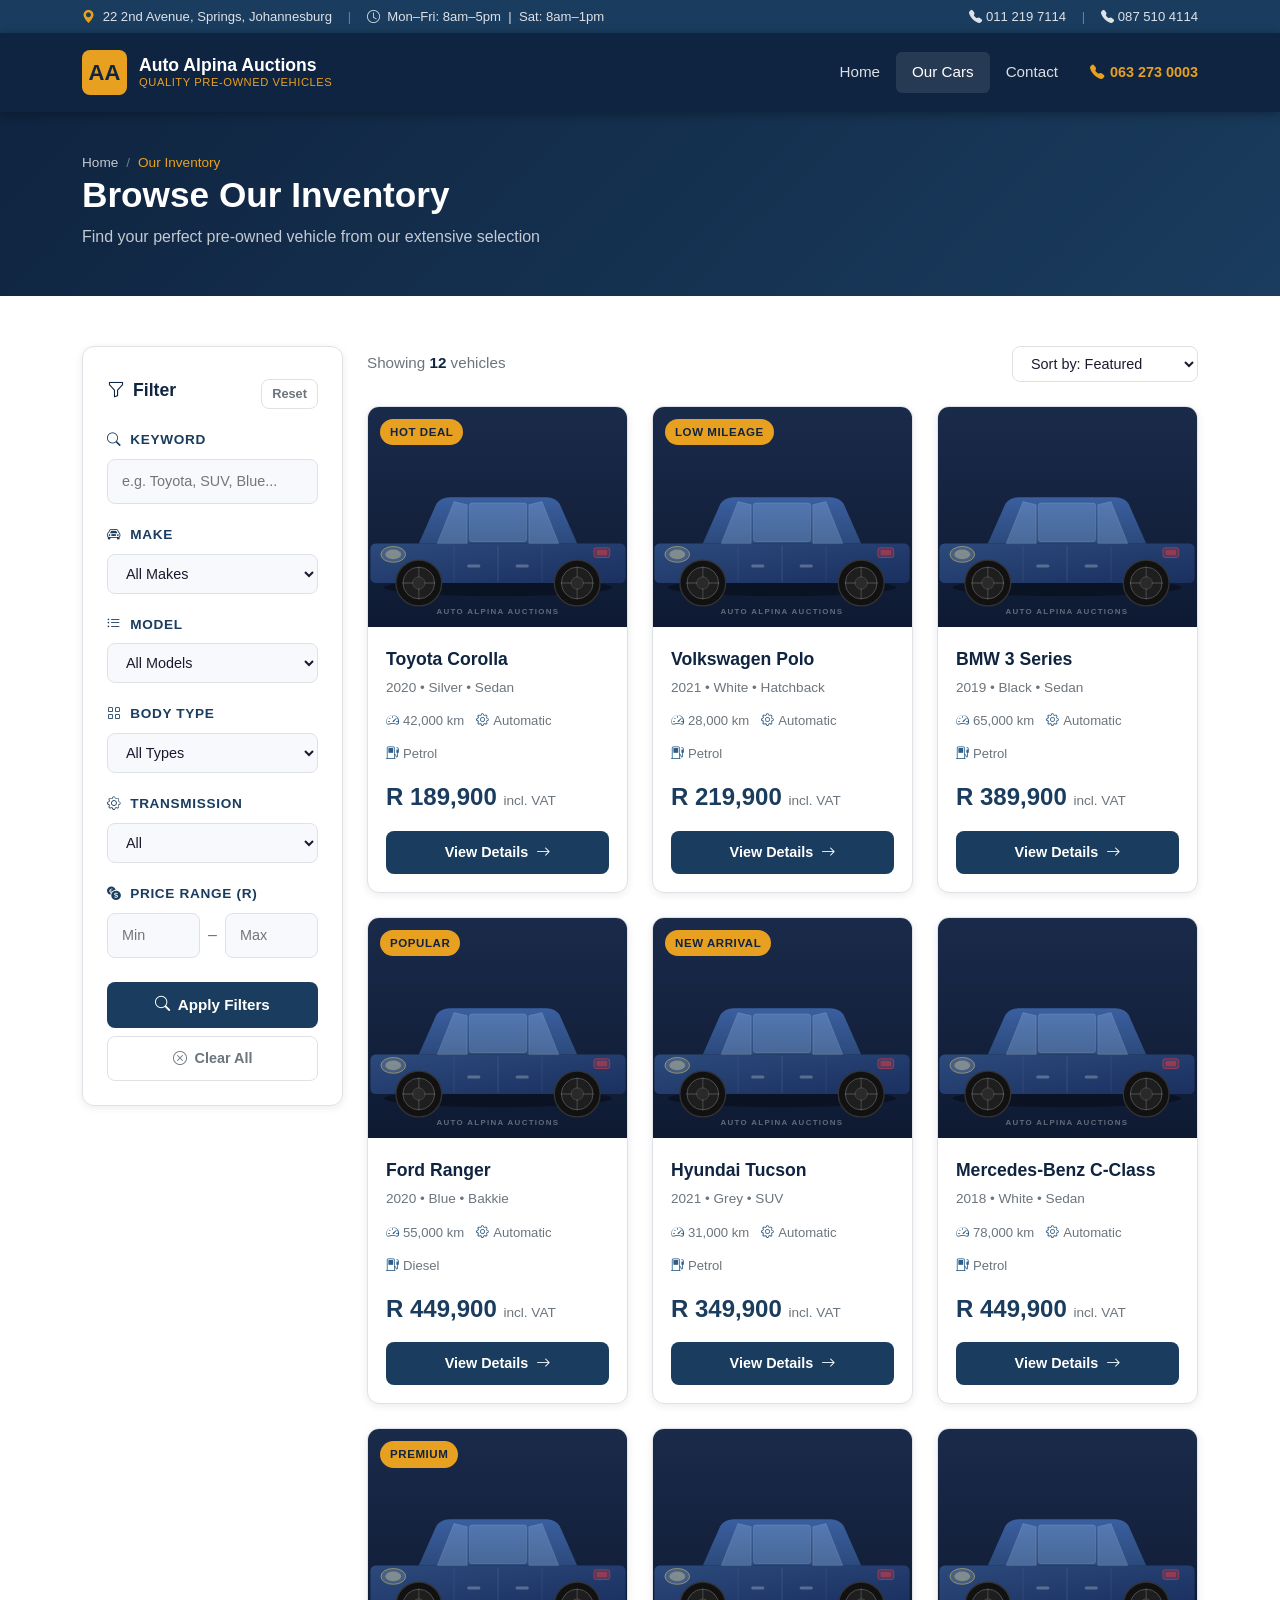
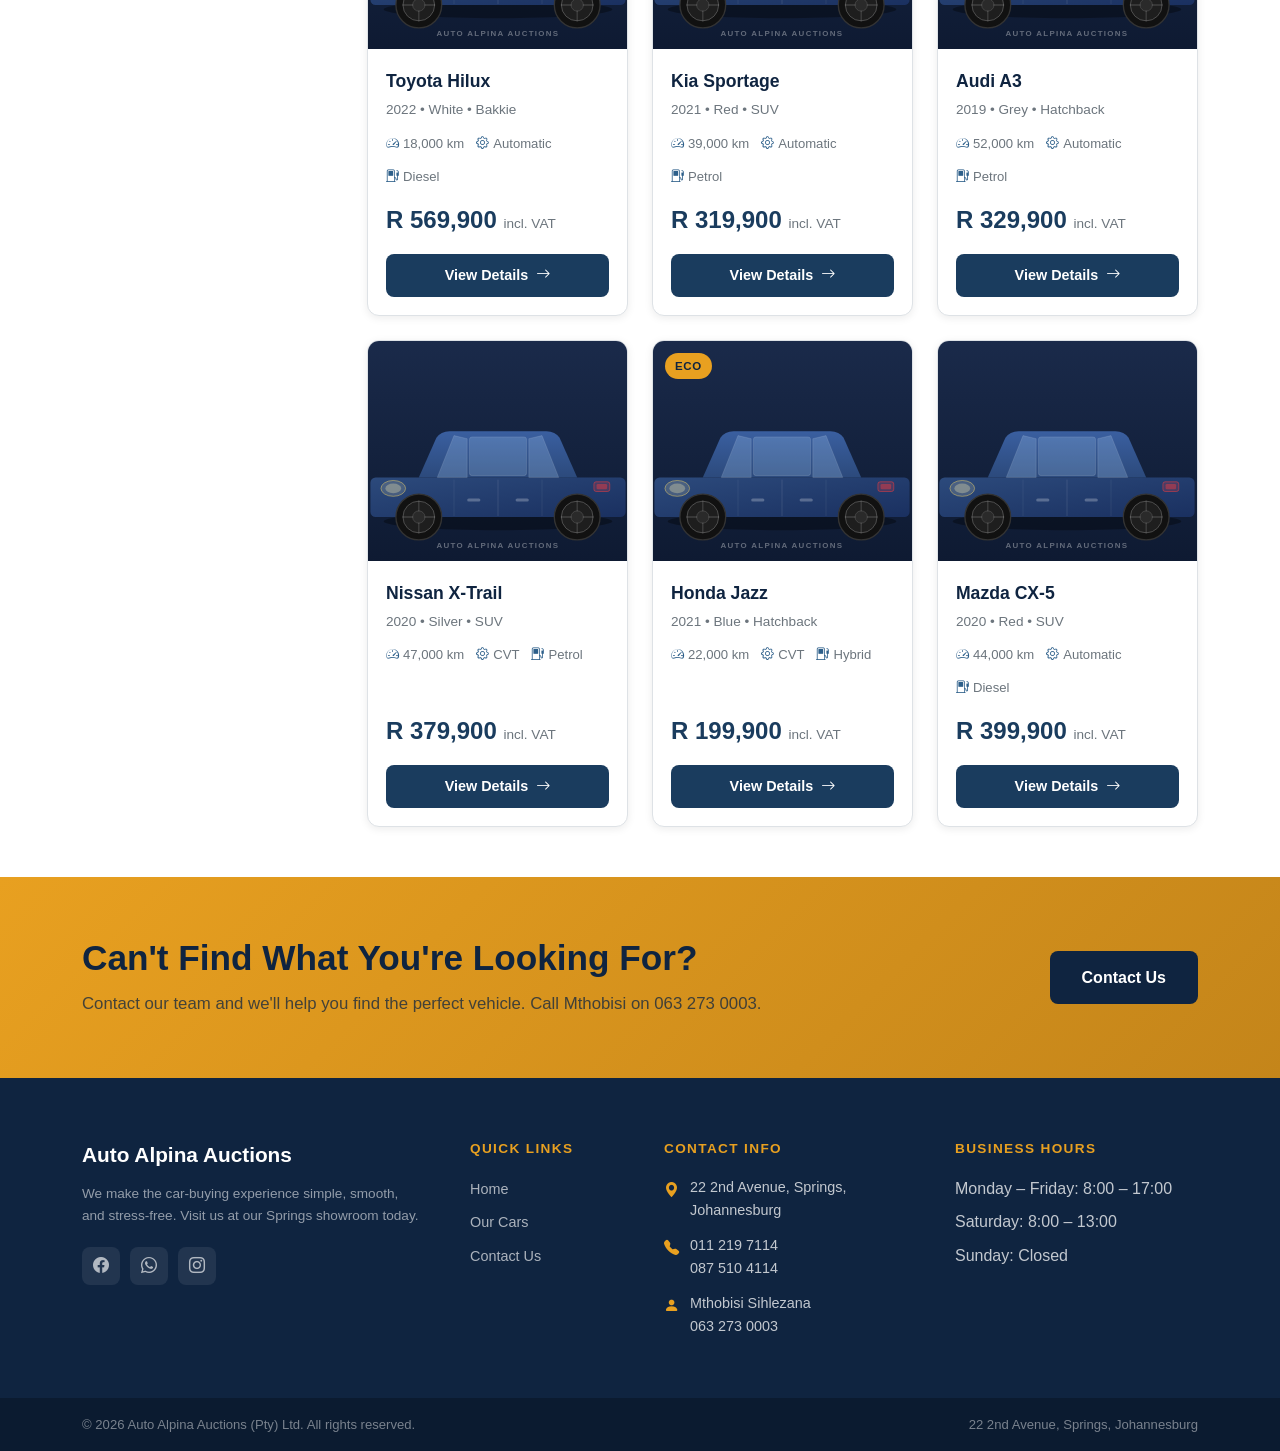
<file: inventory.html>
<!DOCTYPE html>
<html lang="en">
<head>
  <meta charset="UTF-8" />
  <meta name="viewport" content="width=device-width, initial-scale=1.0" />
  <meta name="description" content="Browse our full inventory of quality pre-owned vehicles at Auto Alpina Auctions, Springs, Johannesburg. Filter by make, model and price." />
  <title>Our Inventory | Auto Alpina Auctions – Springs, Johannesburg</title>
  <link rel="stylesheet" href="css/bootstrap.min.css" />
  <link rel="stylesheet" href="css/bootstrap-icons.min.css" />
  <link rel="stylesheet" href="css/style.css" />
</head>
<body>

  <!-- Top Bar -->
  <div class="top-bar">
    <div class="container d-flex justify-content-between align-items-center flex-wrap gap-2">
      <div>
        <i class="bi bi-geo-alt-fill me-1 text-accent"></i>
        22 2nd Avenue, Springs, Johannesburg
        <span class="separator">|</span>
        <i class="bi bi-clock me-1"></i> Mon–Fri: 8am–5pm &nbsp;|&nbsp; Sat: 8am–1pm
      </div>
      <div>
        <a href="tel:0112197114"><i class="bi bi-telephone-fill me-1"></i>011 219 7114</a>
        <span class="separator">|</span>
        <a href="tel:0875104114"><i class="bi bi-telephone-fill me-1"></i>087 510 4114</a>
      </div>
    </div>
  </div>

  <!-- Navbar -->
  <nav class="navbar navbar-expand-lg">
    <div class="container">
      <a class="navbar-brand" href="index.html">
        <div class="navbar-logo">AA</div>
        <div class="navbar-brand-text">
          <span class="navbar-brand-name">Auto Alpina Auctions</span>
          <span class="navbar-brand-tagline">Quality Pre-Owned Vehicles</span>
        </div>
      </a>
      <button class="navbar-toggler" type="button" data-bs-toggle="collapse" data-bs-target="#mainNav" aria-controls="mainNav" aria-expanded="false" aria-label="Toggle navigation">
        <span class="navbar-toggler-icon"></span>
      </button>
      <div class="collapse navbar-collapse" id="mainNav">
        <ul class="navbar-nav ms-auto me-3">
          <li class="nav-item"><a class="nav-link" href="index.html">Home</a></li>
          <li class="nav-item"><a class="nav-link active" href="inventory.html">Our Cars</a></li>
          <li class="nav-item"><a class="nav-link" href="contact.html">Contact</a></li>
        </ul>
        <a href="tel:0632730003" class="navbar-phone">
          <i class="bi bi-telephone-fill"></i> 063 273 0003
        </a>
      </div>
    </div>
  </nav>

  <!-- Page Header -->
  <div class="page-header">
    <div class="container">
      <nav aria-label="breadcrumb">
        <ol class="breadcrumb">
          <li class="breadcrumb-item"><a href="index.html">Home</a></li>
          <li class="breadcrumb-item active">Our Inventory</li>
        </ol>
      </nav>
      <h1>Browse Our Inventory</h1>
      <p>Find your perfect pre-owned vehicle from our extensive selection</p>
    </div>
  </div>

  <!-- Main Content -->
  <section class="section-pad-sm">
    <div class="container">
      <div class="row g-4">

        <!-- Filter Sidebar -->
        <div class="col-lg-3">
          <div class="filter-sidebar">
            <div class="filter-title">
              <span><i class="bi bi-funnel me-2"></i>Filter</span>
              <button class="btn-filter-reset" id="resetFilters" style="width:auto;padding:4px 10px;font-size:0.8rem;">Reset</button>
            </div>

            <!-- Search keyword -->
            <div class="filter-group">
              <label><i class="bi bi-search me-1"></i> Keyword</label>
              <input type="text" id="filterSearch" placeholder="e.g. Toyota, SUV, Blue..." />
            </div>

            <!-- Make -->
            <div class="filter-group">
              <label><i class="bi bi-car-front me-1"></i> Make</label>
              <select id="filterMake">
                <option value="">All Makes</option>
              </select>
            </div>

            <!-- Model -->
            <div class="filter-group">
              <label><i class="bi bi-list-ul me-1"></i> Model</label>
              <select id="filterModel">
                <option value="">All Models</option>
              </select>
            </div>

            <!-- Body Type -->
            <div class="filter-group">
              <label><i class="bi bi-grid me-1"></i> Body Type</label>
              <select id="filterBodyType">
                <option value="">All Types</option>
                <option value="Sedan">Sedan</option>
                <option value="Hatchback">Hatchback</option>
                <option value="SUV">SUV</option>
                <option value="Bakkie">Bakkie / Pickup</option>
              </select>
            </div>

            <!-- Transmission -->
            <div class="filter-group">
              <label><i class="bi bi-gear me-1"></i> Transmission</label>
              <select id="filterTransmission">
                <option value="">All</option>
                <option value="Automatic">Automatic</option>
                <option value="Manual">Manual</option>
                <option value="CVT">CVT</option>
              </select>
            </div>

            <!-- Price Range -->
            <div class="filter-group">
              <label><i class="bi bi-currency-exchange me-1"></i> Price Range (R)</label>
              <div class="price-range-inputs">
                <input type="number" id="filterMinPrice" placeholder="Min" min="0" step="10000" />
                <span class="price-range-sep">–</span>
                <input type="number" id="filterMaxPrice" placeholder="Max" min="0" step="10000" />
              </div>
            </div>

            <button class="btn-filter-apply" id="applyFilters">
              <i class="bi bi-search me-1"></i> Apply Filters
            </button>
            <button class="btn-filter-reset" id="resetFilters2">
              <i class="bi bi-x-circle me-1"></i> Clear All
            </button>
          </div>
        </div>

        <!-- Results -->
        <div class="col-lg-9">
          <div class="inventory-results-header">
            <div class="results-count" id="resultsCount">Showing <strong>12</strong> vehicles</div>
            <select class="sort-select" id="sortSelect">
              <option value="default">Sort by: Featured</option>
              <option value="price-asc">Price: Low to High</option>
              <option value="price-desc">Price: High to Low</option>
              <option value="year-desc">Year: Newest First</option>
              <option value="year-asc">Year: Oldest First</option>
              <option value="mileage-asc">Mileage: Lowest First</option>
            </select>
          </div>

          <div class="row g-4" id="inventoryGrid">
            <!-- Populated by JS -->
          </div>

          <div class="no-results d-none" id="noResults">
            <div class="text-center py-5">
              <i class="bi bi-car-front-fill d-block" style="font-size:3.5rem;color:#ccc;margin-bottom:16px;"></i>
              <h4 style="color:var(--text-muted);">No vehicles found</h4>
              <p style="color:var(--text-muted);">Try adjusting your filters or <button class="btn btn-link p-0" id="noResultsReset">clear all filters</button>.</p>
            </div>
          </div>
        </div>

      </div>
    </div>
  </section>

  <!-- CTA Banner -->
  <section class="cta-banner">
    <div class="container">
      <div class="row align-items-center">
        <div class="col-lg-8">
          <h2>Can't Find What You're Looking For?</h2>
          <p>Contact our team and we'll help you find the perfect vehicle. Call Mthobisi on 063 273 0003.</p>
        </div>
        <div class="col-lg-4 text-lg-end mt-4 mt-lg-0">
          <a href="contact.html" class="btn-cta-white">Contact Us</a>
        </div>
      </div>
    </div>
  </section>

  <!-- Footer -->
  <footer>
    <div class="container">
      <div class="row g-5">
        <div class="col-lg-4">
          <div class="footer-logo-text">Auto Alpina Auctions</div>
          <p class="footer-tagline">We make the car-buying experience simple, smooth, and stress-free. Visit us at our Springs showroom today.</p>
          <div class="footer-social">
            <a href="#" aria-label="Facebook"><i class="bi bi-facebook"></i></a>
            <a href="#" aria-label="WhatsApp"><i class="bi bi-whatsapp"></i></a>
            <a href="#" aria-label="Instagram"><i class="bi bi-instagram"></i></a>
          </div>
        </div>
        <div class="col-lg-2 col-md-4">
          <div class="footer-heading">Quick Links</div>
          <ul class="footer-links">
            <li><a href="index.html">Home</a></li>
            <li><a href="inventory.html">Our Cars</a></li>
            <li><a href="contact.html">Contact Us</a></li>
          </ul>
        </div>
        <div class="col-lg-3 col-md-4">
          <div class="footer-heading">Contact Info</div>
          <div class="footer-contact-item">
            <i class="bi bi-geo-alt-fill"></i>
            <span>22 2nd Avenue, Springs, Johannesburg</span>
          </div>
          <div class="footer-contact-item">
            <i class="bi bi-telephone-fill"></i>
            <div>
              <a href="tel:0112197114" style="color:rgba(255,255,255,0.75);">011 219 7114</a><br/>
              <a href="tel:0875104114" style="color:rgba(255,255,255,0.75);">087 510 4114</a>
            </div>
          </div>
          <div class="footer-contact-item">
            <i class="bi bi-person-fill"></i>
            <div>
              <div style="color:rgba(255,255,255,0.75);">Mthobisi Sihlezana</div>
              <a href="tel:0632730003" style="color:rgba(255,255,255,0.75);">063 273 0003</a>
            </div>
          </div>
        </div>
        <div class="col-lg-3 col-md-4">
          <div class="footer-heading">Business Hours</div>
          <ul class="footer-links">
            <li>Monday – Friday: 8:00 – 17:00</li>
            <li>Saturday: 8:00 – 13:00</li>
            <li>Sunday: Closed</li>
          </ul>
        </div>
      </div>
    </div>
    <div class="footer-bottom mt-5">
      <div class="container d-flex justify-content-between align-items-center flex-wrap gap-2">
        <p>&copy; <span id="footerYear"></span> Auto Alpina Auctions (Pty) Ltd. All rights reserved.</p>
        <p>22 2nd Avenue, Springs, Johannesburg</p>
      </div>
    </div>
  </footer>

  <script src="js/bootstrap.bundle.min.js"></script>
  <script src="js/inventory-data.js"></script>
  <script src="js/main.js"></script>
  <script>
    document.getElementById('footerYear').textContent = new Date().getFullYear();

    // Populate make filter
    const filterMake = document.getElementById('filterMake');
    getUniqueMakes().forEach(make => {
      const opt = document.createElement('option');
      opt.value = make;
      opt.textContent = make;
      filterMake.appendChild(opt);
    });

    // Update model filter when make changes
    filterMake.addEventListener('change', function () {
      const filterModel = document.getElementById('filterModel');
      filterModel.innerHTML = '<option value="">All Models</option>';
      if (this.value) {
        getModelsByMake(this.value).forEach(model => {
          const opt = document.createElement('option');
          opt.value = model;
          opt.textContent = model;
          filterModel.appendChild(opt);
        });
      }
    });

    // Read URL params and pre-fill filters
    function readUrlParams() {
      const params = new URLSearchParams(window.location.search);
      if (params.get('make')) {
        filterMake.value = params.get('make');
        filterMake.dispatchEvent(new Event('change'));
        if (params.get('model')) {
          setTimeout(() => { document.getElementById('filterModel').value = params.get('model'); }, 50);
        }
      }
      if (params.get('minPrice')) document.getElementById('filterMinPrice').value = params.get('minPrice');
      if (params.get('maxPrice')) document.getElementById('filterMaxPrice').value = params.get('maxPrice');
    }
    readUrlParams();

    // Render vehicle cards
    function renderCard(v) {
      return `
        <div class="col-lg-4 col-md-6">
          <div class="vehicle-card">
            <div class="vehicle-card-img-wrapper">
              <img src="${v.images[0]}" alt="${v.year} ${v.make} ${v.model}" class="vehicle-card-img" loading="lazy" />
              ${v.badge ? `<div class="vehicle-badge">${v.badge}</div>` : ''}
            </div>
            <div class="vehicle-card-body">
              <div class="vehicle-card-title">${v.make} ${v.model}</div>
              <div class="vehicle-card-year">${v.year} &bull; ${v.color} &bull; ${v.bodyType}</div>
              <div class="vehicle-card-specs">
                <span class="vehicle-spec-item"><i class="bi bi-speedometer2"></i> ${v.mileage.toLocaleString()} km</span>
                <span class="vehicle-spec-item"><i class="bi bi-gear"></i> ${v.transmission}</span>
                <span class="vehicle-spec-item"><i class="bi bi-fuel-pump"></i> ${v.fuelType}</span>
              </div>
              <div class="vehicle-card-price">${formatPrice(v.price)} <span>incl. VAT</span></div>
              <a href="vehicle-detail.html?id=${v.id}" class="btn-view-car">
                View Details <i class="bi bi-arrow-right ms-1"></i>
              </a>
            </div>
          </div>
        </div>`;
    }

    function getFilters() {
      return {
        make: document.getElementById('filterMake').value,
        model: document.getElementById('filterModel').value,
        bodyType: document.getElementById('filterBodyType').value,
        transmission: document.getElementById('filterTransmission').value,
        minPrice: parseInt(document.getElementById('filterMinPrice').value) || 0,
        maxPrice: parseInt(document.getElementById('filterMaxPrice').value) || Infinity,
        search: document.getElementById('filterSearch').value.trim()
      };
    }

    function sortVehicles(list) {
      const sortVal = document.getElementById('sortSelect').value;
      const sorted = [...list];
      switch (sortVal) {
        case 'price-asc': sorted.sort((a, b) => a.price - b.price); break;
        case 'price-desc': sorted.sort((a, b) => b.price - a.price); break;
        case 'year-desc': sorted.sort((a, b) => b.year - a.year); break;
        case 'year-asc': sorted.sort((a, b) => a.year - b.year); break;
        case 'mileage-asc': sorted.sort((a, b) => a.mileage - b.mileage); break;
      }
      return sorted;
    }

    function renderInventory() {
      const filters = getFilters();
      const filtered = filterVehicles(filters);
      const sorted = sortVehicles(filtered);
      const grid = document.getElementById('inventoryGrid');
      const noResults = document.getElementById('noResults');
      const resultsCount = document.getElementById('resultsCount');

      grid.innerHTML = '';
      if (sorted.length === 0) {
        noResults.classList.remove('d-none');
        grid.classList.add('d-none');
        resultsCount.innerHTML = 'Showing <strong>0</strong> vehicles';
      } else {
        noResults.classList.add('d-none');
        grid.classList.remove('d-none');
        resultsCount.innerHTML = `Showing <strong>${sorted.length}</strong> vehicle${sorted.length !== 1 ? 's' : ''}`;
        sorted.forEach(v => { grid.innerHTML += renderCard(v); });
      }
    }

    // Event listeners
    document.getElementById('applyFilters').addEventListener('click', renderInventory);
    document.getElementById('sortSelect').addEventListener('change', renderInventory);

    function resetAndRender() {
      document.getElementById('filterMake').value = '';
      document.getElementById('filterModel').innerHTML = '<option value="">All Models</option>';
      document.getElementById('filterBodyType').value = '';
      document.getElementById('filterTransmission').value = '';
      document.getElementById('filterMinPrice').value = '';
      document.getElementById('filterMaxPrice').value = '';
      document.getElementById('filterSearch').value = '';
      renderInventory();
    }

    document.getElementById('resetFilters').addEventListener('click', resetAndRender);
    document.getElementById('resetFilters2').addEventListener('click', resetAndRender);

    document.getElementById('filterSearch').addEventListener('keypress', (e) => {
      if (e.key === 'Enter') renderInventory();
    });

    const noResultsReset = document.getElementById('noResultsReset');
    if (noResultsReset) noResultsReset.addEventListener('click', resetAndRender);

    // Initial render
    renderInventory();
  </script>
</body>
</html>
</file>
<file: css/style.css>
/* ============================
   Auto Alpina Auctions - Main Styles
   ============================ */

:root {
  --primary: #1a3c5e;
  --primary-dark: #0f2440;
  --primary-light: #2d5f8a;
  --accent: #e8a020;
  --accent-dark: #c4851a;
  --text-dark: #1a1a2e;
  --text-muted: #6c757d;
  --bg-light: #f8f9fc;
  --bg-white: #ffffff;
  --border-color: #dee2e6;
  --shadow-sm: 0 2px 8px rgba(0,0,0,0.08);
  --shadow-md: 0 4px 20px rgba(0,0,0,0.12);
  --shadow-lg: 0 8px 40px rgba(0,0,0,0.16);
  --radius: 12px;
  --radius-sm: 8px;
  --transition: all 0.3s ease;
}

* {
  box-sizing: border-box;
  margin: 0;
  padding: 0;
}

html {
  scroll-behavior: smooth;
}

body {
  font-family: 'Inter', 'Segoe UI', -apple-system, BlinkMacSystemFont, sans-serif;
  color: var(--text-dark);
  background: var(--bg-white);
  line-height: 1.6;
  font-size: 16px;
}

a {
  text-decoration: none;
  color: inherit;
}

img {
  max-width: 100%;
  height: auto;
}

/* ============================
   NAVBAR
   ============================ */
.navbar {
  background: var(--primary-dark) !important;
  padding: 0.75rem 0;
  box-shadow: 0 2px 10px rgba(0,0,0,0.3);
  position: sticky;
  top: 0;
  z-index: 1000;
}

.navbar-brand {
  display: flex;
  align-items: center;
  gap: 12px;
}

.navbar-logo {
  width: 45px;
  height: 45px;
  background: var(--accent);
  border-radius: 8px;
  display: flex;
  align-items: center;
  justify-content: center;
  font-size: 22px;
  font-weight: 900;
  color: var(--primary-dark);
  flex-shrink: 0;
}

.navbar-brand-text {
  line-height: 1.2;
}

.navbar-brand-name {
  font-size: 1.1rem;
  font-weight: 700;
  color: #fff;
  display: block;
}

.navbar-brand-tagline {
  font-size: 0.7rem;
  color: var(--accent);
  display: block;
  letter-spacing: 0.05em;
  text-transform: uppercase;
}

.navbar-nav .nav-link {
  color: rgba(255,255,255,0.85) !important;
  font-weight: 500;
  padding: 0.5rem 1rem !important;
  transition: var(--transition);
  border-radius: 6px;
  font-size: 0.95rem;
}

.navbar-nav .nav-link:hover,
.navbar-nav .nav-link.active {
  color: #fff !important;
  background: rgba(255,255,255,0.1);
}

.navbar-toggler {
  border-color: rgba(255,255,255,0.3) !important;
}

.navbar-toggler-icon {
  filter: invert(1);
}

.navbar-phone {
  display: flex;
  align-items: center;
  gap: 6px;
  color: var(--accent);
  font-weight: 600;
  font-size: 0.9rem;
  white-space: nowrap;
}

/* ============================
   TOP BAR
   ============================ */
.top-bar {
  background: var(--primary);
  padding: 6px 0;
  font-size: 0.82rem;
  color: rgba(255,255,255,0.85);
}

.top-bar a {
  color: rgba(255,255,255,0.85);
  transition: color 0.2s;
}

.top-bar a:hover {
  color: var(--accent);
}

.top-bar .separator {
  margin: 0 12px;
  opacity: 0.4;
}

/* ============================
   HERO SECTION
   ============================ */
.hero {
  position: relative;
  min-height: 85vh;
  background: linear-gradient(135deg, var(--primary-dark) 0%, var(--primary) 50%, var(--primary-light) 100%);
  display: flex;
  align-items: center;
  overflow: hidden;
}

.hero::before {
  content: '';
  position: absolute;
  inset: 0;
  background: url('https://images.unsplash.com/photo-1552519507-da3b142c6e3d?w=1600&q=60') center/cover no-repeat;
  opacity: 0.12;
}

.hero-content {
  position: relative;
  z-index: 2;
  padding: 80px 0;
}

.hero-badge {
  display: inline-block;
  background: var(--accent);
  color: var(--primary-dark);
  font-size: 0.75rem;
  font-weight: 700;
  letter-spacing: 0.12em;
  text-transform: uppercase;
  padding: 6px 16px;
  border-radius: 20px;
  margin-bottom: 20px;
}

.hero h1 {
  font-size: clamp(2rem, 5vw, 3.8rem);
  font-weight: 800;
  color: #fff;
  line-height: 1.15;
  margin-bottom: 20px;
}

.hero h1 span {
  color: var(--accent);
}

.hero-subtitle {
  font-size: 1.15rem;
  color: rgba(255,255,255,0.8);
  margin-bottom: 36px;
  max-width: 560px;
  line-height: 1.7;
}

.hero-stats {
  display: flex;
  gap: 32px;
  margin-bottom: 40px;
  flex-wrap: wrap;
}

.hero-stat {
  text-align: center;
}

.hero-stat-number {
  display: block;
  font-size: 2rem;
  font-weight: 800;
  color: var(--accent);
  line-height: 1;
}

.hero-stat-label {
  display: block;
  font-size: 0.8rem;
  color: rgba(255,255,255,0.7);
  margin-top: 4px;
  text-transform: uppercase;
  letter-spacing: 0.05em;
}

.hero-image-col {
  display: flex;
  align-items: center;
  justify-content: center;
}

.hero-car-img {
  width: 100%;
  max-width: 600px;
  border-radius: 20px;
  box-shadow: 0 20px 60px rgba(0,0,0,0.4);
  object-fit: cover;
  height: 380px;
}

/* ============================
   SEARCH BOX
   ============================ */
.search-box {
  background: #fff;
  border-radius: var(--radius);
  padding: 28px;
  box-shadow: var(--shadow-lg);
  margin-top: -60px;
  position: relative;
  z-index: 10;
}

.search-box-title {
  font-size: 1.1rem;
  font-weight: 700;
  color: var(--primary);
  margin-bottom: 18px;
  display: flex;
  align-items: center;
  gap: 8px;
}

.search-box-title i {
  color: var(--accent);
}

.btn-search-main {
  background: var(--primary);
  color: #fff;
  border: none;
  padding: 12px 24px;
  border-radius: 8px;
  font-weight: 600;
  font-size: 1rem;
  cursor: pointer;
  transition: var(--transition);
  width: 100%;
}

.btn-search-main:hover {
  background: var(--primary-light);
  transform: translateY(-1px);
}

/* ============================
   SECTION STYLES
   ============================ */
.section-title {
  font-size: clamp(1.6rem, 3vw, 2.2rem);
  font-weight: 800;
  color: var(--primary-dark);
  margin-bottom: 8px;
}

.section-subtitle {
  color: var(--text-muted);
  font-size: 1rem;
  margin-bottom: 40px;
}

.section-divider {
  width: 60px;
  height: 4px;
  background: var(--accent);
  border-radius: 2px;
  margin: 12px 0 20px;
}

/* ============================
   VEHICLE CARDS
   ============================ */
.vehicle-card {
  background: #fff;
  border-radius: var(--radius);
  overflow: hidden;
  box-shadow: var(--shadow-sm);
  transition: var(--transition);
  height: 100%;
  display: flex;
  flex-direction: column;
  border: 1px solid var(--border-color);
}

.vehicle-card:hover {
  transform: translateY(-6px);
  box-shadow: var(--shadow-lg);
}

.vehicle-card-img-wrapper {
  position: relative;
  overflow: hidden;
  height: 220px;
}

.vehicle-card-img {
  width: 100%;
  height: 100%;
  object-fit: cover;
  transition: transform 0.5s ease;
}

.vehicle-card:hover .vehicle-card-img {
  transform: scale(1.05);
}

.vehicle-badge {
  position: absolute;
  top: 12px;
  left: 12px;
  background: var(--accent);
  color: var(--primary-dark);
  font-size: 0.72rem;
  font-weight: 700;
  padding: 4px 10px;
  border-radius: 20px;
  text-transform: uppercase;
  letter-spacing: 0.05em;
}

.vehicle-badge.badge-new {
  background: #28a745;
  color: #fff;
}

.vehicle-badge.badge-premium {
  background: var(--primary);
  color: #fff;
}

.vehicle-card-body {
  padding: 18px;
  flex: 1;
  display: flex;
  flex-direction: column;
}

.vehicle-card-title {
  font-size: 1.1rem;
  font-weight: 700;
  color: var(--primary-dark);
  margin-bottom: 4px;
}

.vehicle-card-year {
  font-size: 0.85rem;
  color: var(--text-muted);
  margin-bottom: 12px;
}

.vehicle-card-specs {
  display: flex;
  gap: 12px;
  flex-wrap: wrap;
  margin-bottom: 14px;
}

.vehicle-spec-item {
  display: flex;
  align-items: center;
  gap: 4px;
  font-size: 0.82rem;
  color: var(--text-muted);
}

.vehicle-spec-item i {
  color: var(--primary-light);
  font-size: 0.8rem;
}

.vehicle-card-price {
  font-size: 1.5rem;
  font-weight: 800;
  color: var(--primary);
  margin-top: auto;
  margin-bottom: 14px;
}

.vehicle-card-price span {
  font-size: 0.85rem;
  font-weight: 400;
  color: var(--text-muted);
}

.btn-view-car {
  background: var(--primary);
  color: #fff;
  border: none;
  padding: 10px 20px;
  border-radius: var(--radius-sm);
  font-weight: 600;
  font-size: 0.9rem;
  cursor: pointer;
  transition: var(--transition);
  text-align: center;
  display: block;
}

.btn-view-car:hover {
  background: var(--accent);
  color: var(--primary-dark);
}

/* ============================
   FILTER SIDEBAR
   ============================ */
.filter-sidebar {
  background: #fff;
  border-radius: var(--radius);
  padding: 24px;
  box-shadow: var(--shadow-sm);
  border: 1px solid var(--border-color);
  position: sticky;
  top: 80px;
}

.filter-title {
  font-size: 1.1rem;
  font-weight: 700;
  color: var(--primary-dark);
  margin-bottom: 20px;
  display: flex;
  align-items: center;
  justify-content: space-between;
}

.filter-group {
  margin-bottom: 20px;
}

.filter-group label {
  display: block;
  font-size: 0.85rem;
  font-weight: 600;
  color: var(--primary);
  margin-bottom: 8px;
  text-transform: uppercase;
  letter-spacing: 0.05em;
}

.filter-group select,
.filter-group input[type="number"],
.filter-group input[type="text"] {
  width: 100%;
  padding: 10px 14px;
  border: 1.5px solid var(--border-color);
  border-radius: 8px;
  font-size: 0.9rem;
  color: var(--text-dark);
  background: var(--bg-light);
  transition: var(--transition);
  outline: none;
}

.filter-group select:focus,
.filter-group input:focus {
  border-color: var(--primary-light);
  background: #fff;
  box-shadow: 0 0 0 3px rgba(45,95,138,0.1);
}

.price-range-inputs {
  display: flex;
  gap: 8px;
  align-items: center;
}

.price-range-sep {
  color: var(--text-muted);
  flex-shrink: 0;
}

.btn-filter-apply {
  background: var(--primary);
  color: #fff;
  border: none;
  padding: 11px 20px;
  border-radius: 8px;
  font-weight: 600;
  font-size: 0.95rem;
  cursor: pointer;
  transition: var(--transition);
  width: 100%;
  margin-top: 4px;
}

.btn-filter-apply:hover {
  background: var(--primary-light);
}

.btn-filter-reset {
  background: transparent;
  color: var(--text-muted);
  border: 1.5px solid var(--border-color);
  padding: 10px 20px;
  border-radius: 8px;
  font-weight: 600;
  font-size: 0.9rem;
  cursor: pointer;
  transition: var(--transition);
  width: 100%;
  margin-top: 8px;
}

.btn-filter-reset:hover {
  border-color: var(--primary);
  color: var(--primary);
}

/* ============================
   WHY CHOOSE US
   ============================ */
.why-us {
  background: var(--bg-light);
}

.feature-card {
  background: #fff;
  border-radius: var(--radius);
  padding: 30px 24px;
  text-align: center;
  box-shadow: var(--shadow-sm);
  transition: var(--transition);
  height: 100%;
  border: 1px solid var(--border-color);
}

.feature-card:hover {
  transform: translateY(-4px);
  box-shadow: var(--shadow-md);
}

.feature-icon {
  width: 70px;
  height: 70px;
  background: linear-gradient(135deg, var(--primary), var(--primary-light));
  border-radius: 50%;
  display: flex;
  align-items: center;
  justify-content: center;
  margin: 0 auto 20px;
  font-size: 28px;
  color: #fff;
}

.feature-title {
  font-size: 1.05rem;
  font-weight: 700;
  color: var(--primary-dark);
  margin-bottom: 10px;
}

.feature-text {
  font-size: 0.9rem;
  color: var(--text-muted);
  line-height: 1.6;
}

/* ============================
   TESTIMONIALS
   ============================ */
.testimonials {
  background: var(--primary-dark);
}

.testimonial-card {
  background: rgba(255,255,255,0.05);
  border: 1px solid rgba(255,255,255,0.1);
  border-radius: var(--radius);
  padding: 28px 24px;
  height: 100%;
}

.testimonial-stars {
  color: var(--accent);
  font-size: 1rem;
  margin-bottom: 12px;
}

.testimonial-text {
  color: rgba(255,255,255,0.85);
  font-size: 0.95rem;
  line-height: 1.7;
  font-style: italic;
  margin-bottom: 20px;
}

.testimonial-author {
  display: flex;
  align-items: center;
  gap: 12px;
}

.testimonial-avatar {
  width: 44px;
  height: 44px;
  border-radius: 50%;
  background: var(--accent);
  display: flex;
  align-items: center;
  justify-content: center;
  font-weight: 700;
  color: var(--primary-dark);
  font-size: 1rem;
  flex-shrink: 0;
}

.testimonial-name {
  font-weight: 600;
  color: #fff;
  font-size: 0.95rem;
}

.testimonial-location {
  font-size: 0.8rem;
  color: rgba(255,255,255,0.5);
}

/* ============================
   CTA BANNER
   ============================ */
.cta-banner {
  background: linear-gradient(135deg, var(--accent) 0%, var(--accent-dark) 100%);
  padding: 60px 0;
}

.cta-banner h2 {
  font-size: clamp(1.5rem, 3vw, 2.2rem);
  font-weight: 800;
  color: var(--primary-dark);
  margin-bottom: 12px;
}

.cta-banner p {
  color: rgba(15,36,64,0.75);
  font-size: 1.05rem;
  margin-bottom: 0;
}

.btn-cta-white {
  background: var(--primary-dark);
  color: #fff;
  border: none;
  padding: 14px 32px;
  border-radius: 8px;
  font-weight: 700;
  font-size: 1rem;
  cursor: pointer;
  transition: var(--transition);
  display: inline-block;
}

.btn-cta-white:hover {
  background: var(--primary);
  color: #fff;
  transform: translateY(-2px);
  box-shadow: var(--shadow-md);
}

/* ============================
   CONTACT PAGE
   ============================ */
.contact-info-card {
  background: #fff;
  border-radius: var(--radius);
  padding: 32px;
  box-shadow: var(--shadow-sm);
  border: 1px solid var(--border-color);
  height: 100%;
}

.contact-info-item {
  display: flex;
  gap: 16px;
  margin-bottom: 24px;
  align-items: flex-start;
}

.contact-icon {
  width: 48px;
  height: 48px;
  background: linear-gradient(135deg, var(--primary), var(--primary-light));
  border-radius: 10px;
  display: flex;
  align-items: center;
  justify-content: center;
  color: #fff;
  font-size: 18px;
  flex-shrink: 0;
}

.contact-info-label {
  font-size: 0.8rem;
  font-weight: 600;
  color: var(--text-muted);
  text-transform: uppercase;
  letter-spacing: 0.06em;
  margin-bottom: 4px;
}

.contact-info-value {
  font-size: 1rem;
  font-weight: 600;
  color: var(--primary-dark);
}

.contact-info-value a {
  color: var(--primary);
  transition: color 0.2s;
}

.contact-info-value a:hover {
  color: var(--accent-dark);
}

.contact-form-card {
  background: #fff;
  border-radius: var(--radius);
  padding: 36px;
  box-shadow: var(--shadow-sm);
  border: 1px solid var(--border-color);
}

.form-control-custom {
  width: 100%;
  padding: 12px 16px;
  border: 1.5px solid var(--border-color);
  border-radius: 8px;
  font-size: 0.95rem;
  color: var(--text-dark);
  background: var(--bg-light);
  transition: var(--transition);
  outline: none;
  font-family: inherit;
}

.form-control-custom:focus {
  border-color: var(--primary-light);
  background: #fff;
  box-shadow: 0 0 0 3px rgba(45,95,138,0.12);
}

.form-label-custom {
  display: block;
  font-size: 0.875rem;
  font-weight: 600;
  color: var(--primary-dark);
  margin-bottom: 6px;
}

.btn-submit {
  background: var(--primary);
  color: #fff;
  border: none;
  padding: 13px 32px;
  border-radius: 8px;
  font-weight: 700;
  font-size: 1rem;
  cursor: pointer;
  transition: var(--transition);
  width: 100%;
}

.btn-submit:hover {
  background: var(--primary-light);
  transform: translateY(-1px);
  box-shadow: var(--shadow-md);
}

/* ============================
   VEHICLE DETAIL PAGE
   ============================ */
.vehicle-detail-gallery {
  border-radius: var(--radius);
  overflow: hidden;
}

.vehicle-main-image {
  width: 100%;
  height: 420px;
  object-fit: cover;
  border-radius: var(--radius);
}

.vehicle-thumb-grid {
  display: grid;
  grid-template-columns: repeat(4, 1fr);
  gap: 8px;
  margin-top: 8px;
}

.vehicle-thumb {
  width: 100%;
  height: 80px;
  object-fit: cover;
  border-radius: 8px;
  cursor: pointer;
  opacity: 0.7;
  transition: var(--transition);
  border: 2px solid transparent;
}

.vehicle-thumb:hover,
.vehicle-thumb.active {
  opacity: 1;
  border-color: var(--primary);
}

.vehicle-info-panel {
  background: #fff;
  border-radius: var(--radius);
  padding: 28px;
  box-shadow: var(--shadow-sm);
  border: 1px solid var(--border-color);
  position: sticky;
  top: 80px;
}

.vehicle-price-large {
  font-size: 2.2rem;
  font-weight: 800;
  color: var(--primary);
  margin-bottom: 4px;
}

.vehicle-specs-grid {
  display: grid;
  grid-template-columns: 1fr 1fr;
  gap: 12px;
  margin: 20px 0;
}

.vehicle-spec-block {
  background: var(--bg-light);
  border-radius: 8px;
  padding: 12px;
  text-align: center;
}

.vehicle-spec-block-label {
  font-size: 0.75rem;
  color: var(--text-muted);
  text-transform: uppercase;
  letter-spacing: 0.05em;
  margin-bottom: 4px;
}

.vehicle-spec-block-value {
  font-size: 0.95rem;
  font-weight: 700;
  color: var(--primary-dark);
}

.vehicle-features-list {
  display: grid;
  grid-template-columns: 1fr 1fr;
  gap: 8px;
  list-style: none;
  padding: 0;
}

.vehicle-features-list li {
  display: flex;
  align-items: center;
  gap: 8px;
  font-size: 0.9rem;
  color: var(--text-dark);
}

.vehicle-features-list li::before {
  content: '✓';
  color: #28a745;
  font-weight: 700;
  flex-shrink: 0;
}

.btn-enquire {
  background: var(--accent);
  color: var(--primary-dark);
  border: none;
  padding: 14px 28px;
  border-radius: 8px;
  font-weight: 700;
  font-size: 1rem;
  cursor: pointer;
  transition: var(--transition);
  width: 100%;
  margin-bottom: 10px;
  display: block;
  text-align: center;
}

.btn-enquire:hover {
  background: var(--accent-dark);
  transform: translateY(-1px);
  box-shadow: var(--shadow-md);
}

.btn-call-dealer {
  background: transparent;
  color: var(--primary);
  border: 2px solid var(--primary);
  padding: 12px 28px;
  border-radius: 8px;
  font-weight: 700;
  font-size: 1rem;
  cursor: pointer;
  transition: var(--transition);
  width: 100%;
  display: block;
  text-align: center;
}

.btn-call-dealer:hover {
  background: var(--primary);
  color: #fff;
}

/* ============================
   BREADCRUMB
   ============================ */
.page-header {
  background: linear-gradient(135deg, var(--primary-dark), var(--primary));
  padding: 40px 0 30px;
  color: #fff;
}

.page-header h1 {
  font-size: clamp(1.5rem, 3vw, 2.2rem);
  font-weight: 800;
  color: #fff;
  margin-bottom: 8px;
}

.page-header p {
  color: rgba(255,255,255,0.75);
  font-size: 1rem;
}

.breadcrumb {
  background: transparent;
  padding: 0;
  margin-bottom: 0;
}

.breadcrumb-item {
  font-size: 0.85rem;
  color: rgba(255,255,255,0.6);
}

.breadcrumb-item a {
  color: rgba(255,255,255,0.75);
}

.breadcrumb-item.active {
  color: var(--accent);
}

.breadcrumb-item + .breadcrumb-item::before {
  color: rgba(255,255,255,0.4);
}

/* ============================
   INVENTORY PAGE
   ============================ */
.inventory-results-header {
  display: flex;
  justify-content: space-between;
  align-items: center;
  margin-bottom: 24px;
  flex-wrap: wrap;
  gap: 12px;
}

.results-count {
  font-size: 0.95rem;
  color: var(--text-muted);
}

.results-count strong {
  color: var(--primary-dark);
}

.sort-select {
  padding: 8px 14px;
  border: 1.5px solid var(--border-color);
  border-radius: 8px;
  font-size: 0.9rem;
  color: var(--text-dark);
  background: #fff;
  outline: none;
  cursor: pointer;
}

.no-results {
  text-align: center;
  padding: 60px 20px;
  color: var(--text-muted);
}

.no-results i {
  font-size: 3rem;
  margin-bottom: 16px;
  opacity: 0.3;
}

/* ============================
   FOOTER
   ============================ */
footer {
  background: var(--primary-dark);
  padding: 60px 0 0;
  color: rgba(255,255,255,0.75);
}

.footer-logo-text {
  font-size: 1.3rem;
  font-weight: 800;
  color: #fff;
  margin-bottom: 12px;
}

.footer-tagline {
  font-size: 0.85rem;
  color: rgba(255,255,255,0.55);
  line-height: 1.6;
  margin-bottom: 20px;
}

.footer-heading {
  font-size: 0.85rem;
  font-weight: 700;
  text-transform: uppercase;
  letter-spacing: 0.1em;
  color: var(--accent);
  margin-bottom: 16px;
}

.footer-links {
  list-style: none;
  padding: 0;
}

.footer-links li {
  margin-bottom: 8px;
}

.footer-links a {
  color: rgba(255,255,255,0.65);
  font-size: 0.9rem;
  transition: color 0.2s;
}

.footer-links a:hover {
  color: var(--accent);
}

.footer-contact-item {
  display: flex;
  align-items: flex-start;
  gap: 10px;
  margin-bottom: 12px;
  font-size: 0.9rem;
}

.footer-contact-item i {
  color: var(--accent);
  font-size: 0.95rem;
  margin-top: 2px;
  flex-shrink: 0;
  width: 16px;
}

.footer-social {
  display: flex;
  gap: 10px;
  margin-top: 16px;
}

.footer-social a {
  width: 38px;
  height: 38px;
  background: rgba(255,255,255,0.08);
  border-radius: 8px;
  display: flex;
  align-items: center;
  justify-content: center;
  color: rgba(255,255,255,0.65);
  font-size: 1rem;
  transition: var(--transition);
}

.footer-social a:hover {
  background: var(--accent);
  color: var(--primary-dark);
}

.footer-bottom {
  background: rgba(0,0,0,0.25);
  padding: 16px 0;
  margin-top: 48px;
}

.footer-bottom p {
  font-size: 0.82rem;
  color: rgba(255,255,255,0.45);
  margin: 0;
}

/* ============================
   MAP SECTION
   ============================ */
.map-section {
  height: 380px;
  background: var(--bg-light);
  border-radius: var(--radius);
  overflow: hidden;
}

.map-section iframe {
  width: 100%;
  height: 100%;
  border: 0;
}

/* ============================
   UTILITY
   ============================ */
.bg-primary-custom { background: var(--primary) !important; }
.text-accent { color: var(--accent) !important; }
.text-primary-custom { color: var(--primary) !important; }

.section-pad { padding: 80px 0; }
.section-pad-sm { padding: 50px 0; }

.alert-success-custom {
  background: #d4edda;
  color: #155724;
  border: 1px solid #c3e6cb;
  padding: 14px 20px;
  border-radius: 8px;
  font-size: 0.95rem;
  display: none;
}

/* ============================
   RESPONSIVE
   ============================ */
@media (max-width: 991px) {
  .filter-sidebar {
    position: static;
    margin-bottom: 24px;
  }

  .hero {
    min-height: auto;
  }

  .hero-content {
    padding: 60px 0 20px;
    text-align: center;
  }

  .hero-subtitle {
    margin-left: auto;
    margin-right: auto;
  }

  .hero-stats {
    justify-content: center;
  }

  .hero-image-col {
    padding: 20px 0 60px;
  }

  .search-box {
    margin-top: 0;
  }
}

@media (max-width: 767px) {
  .top-bar {
    display: none;
  }

  .hero h1 {
    font-size: 2rem;
  }

  .vehicle-specs-grid {
    grid-template-columns: 1fr 1fr;
  }

  .vehicle-features-list {
    grid-template-columns: 1fr;
  }

  .hero-car-img {
    height: 240px;
  }

  .vehicle-main-image {
    height: 280px;
  }
}

@media (max-width: 575px) {
  .hero-stats {
    gap: 20px;
  }

  .hero-stat-number {
    font-size: 1.6rem;
  }

  .section-pad {
    padding: 50px 0;
  }
}
</file>
